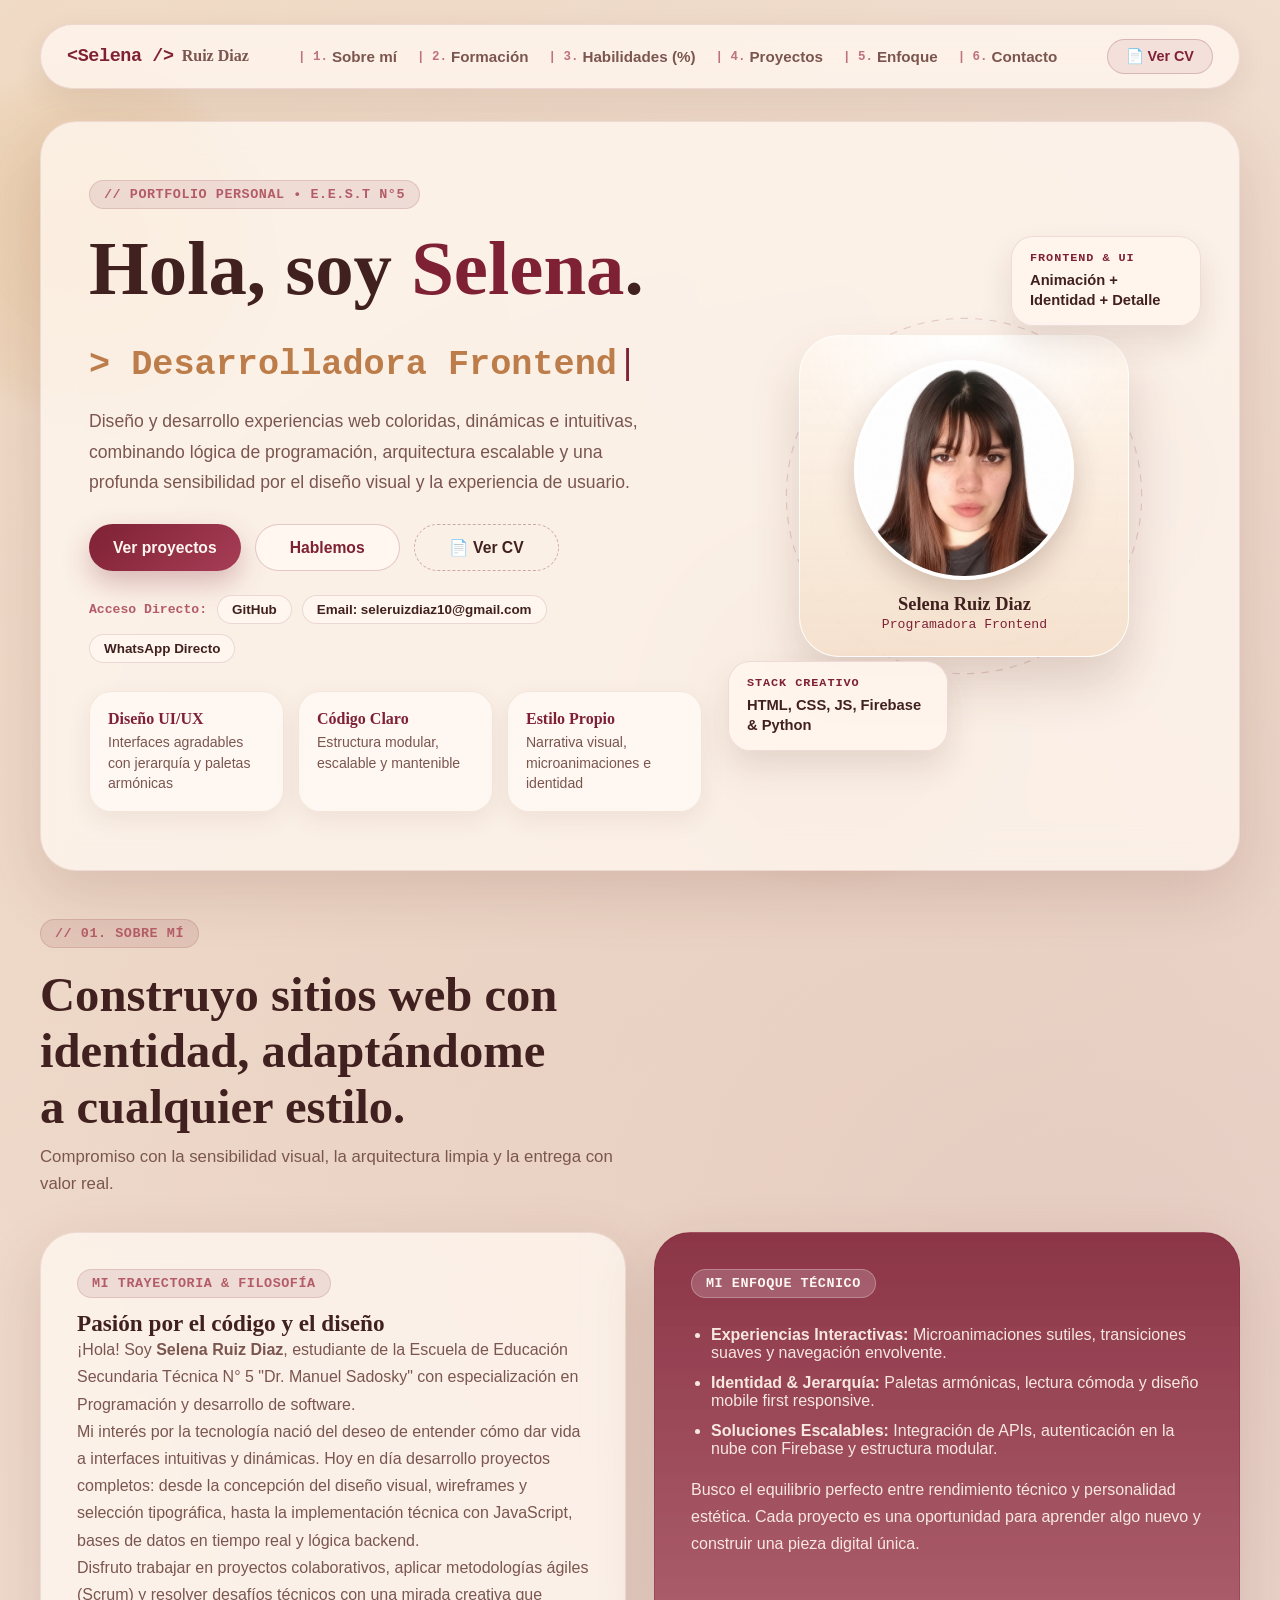
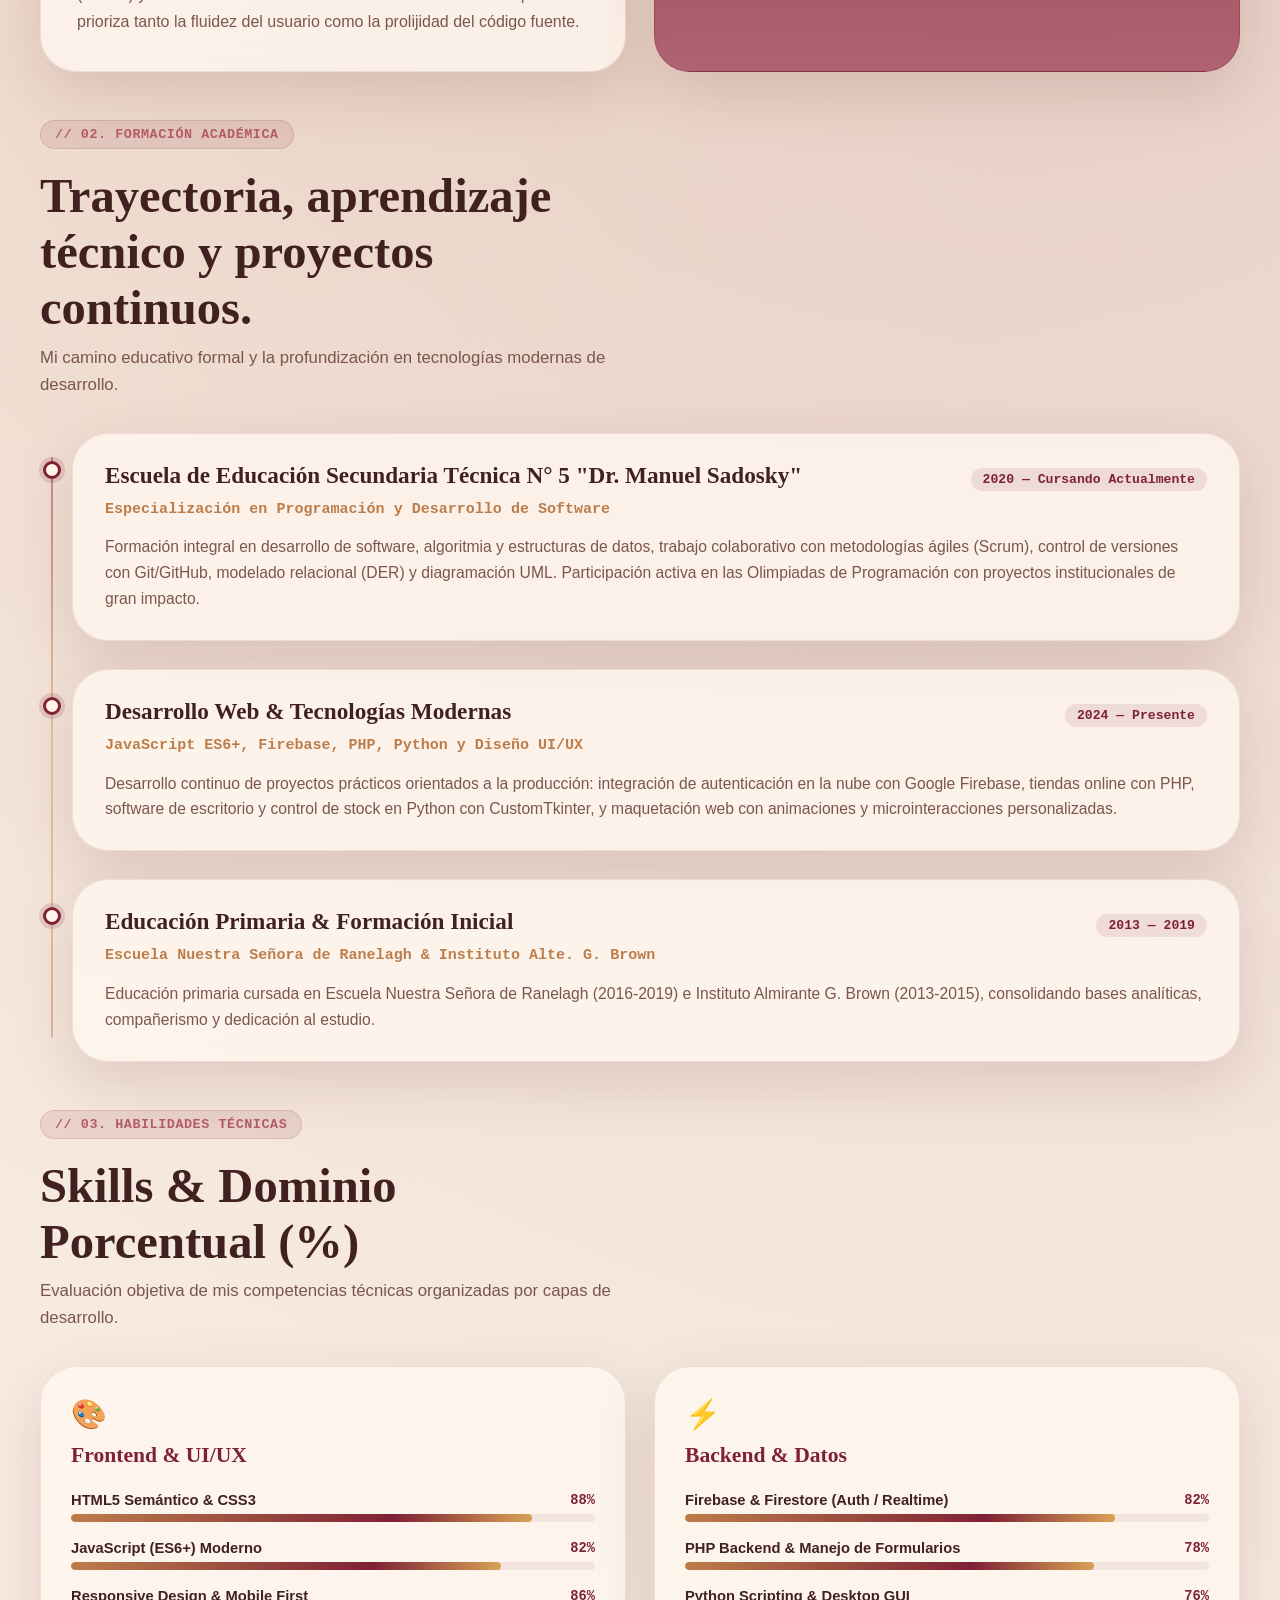
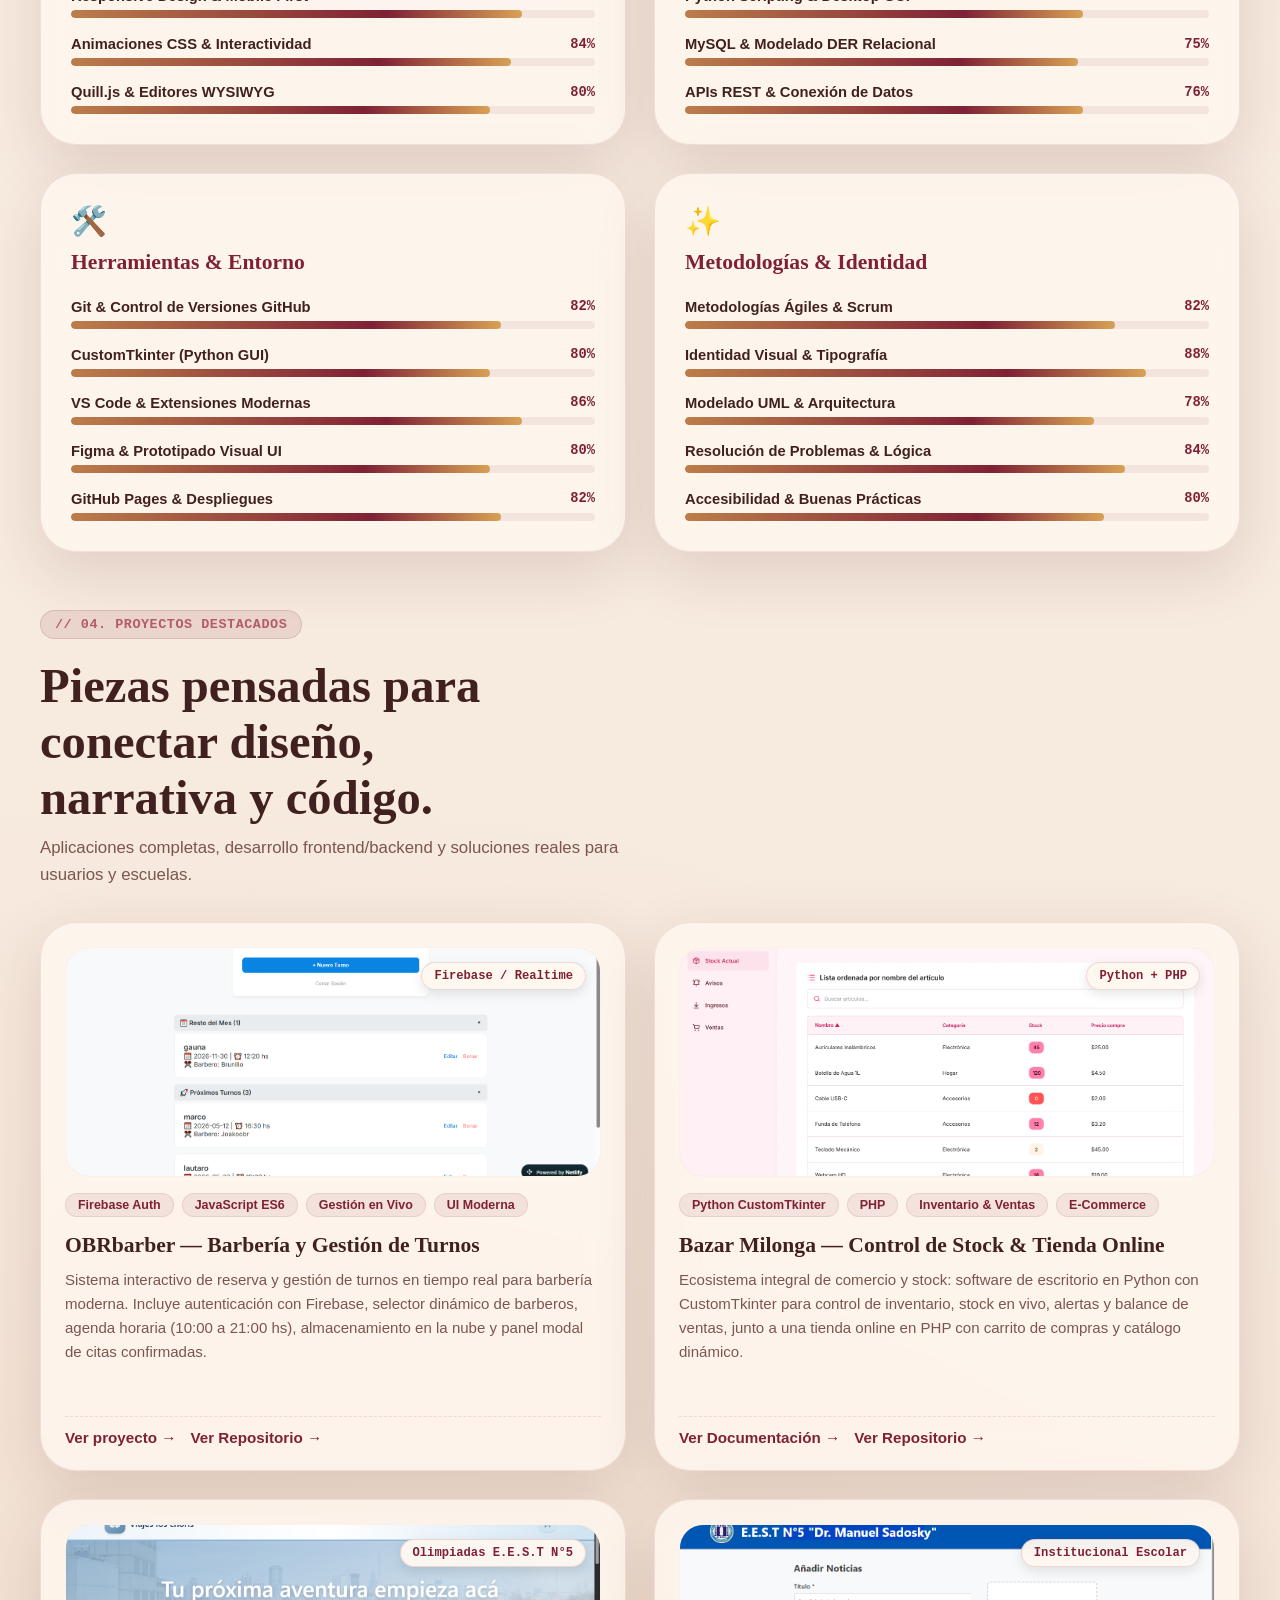
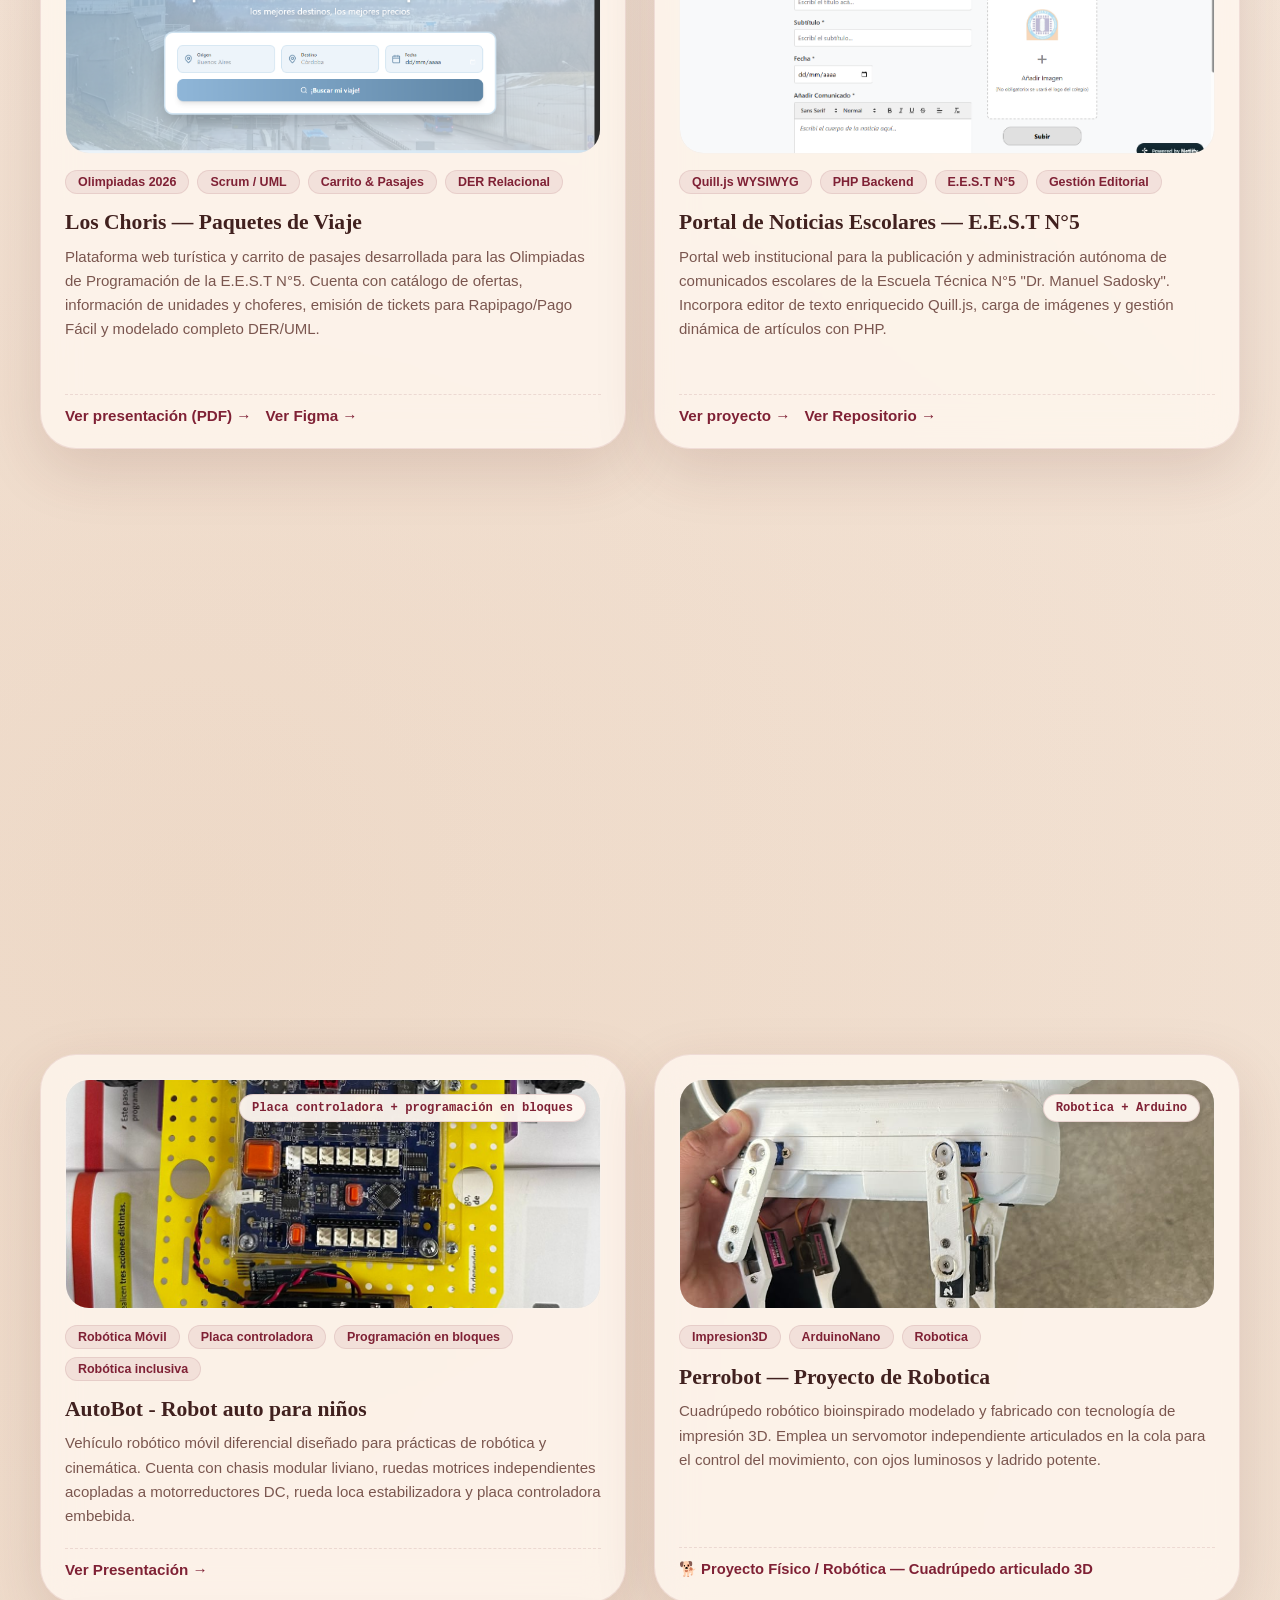
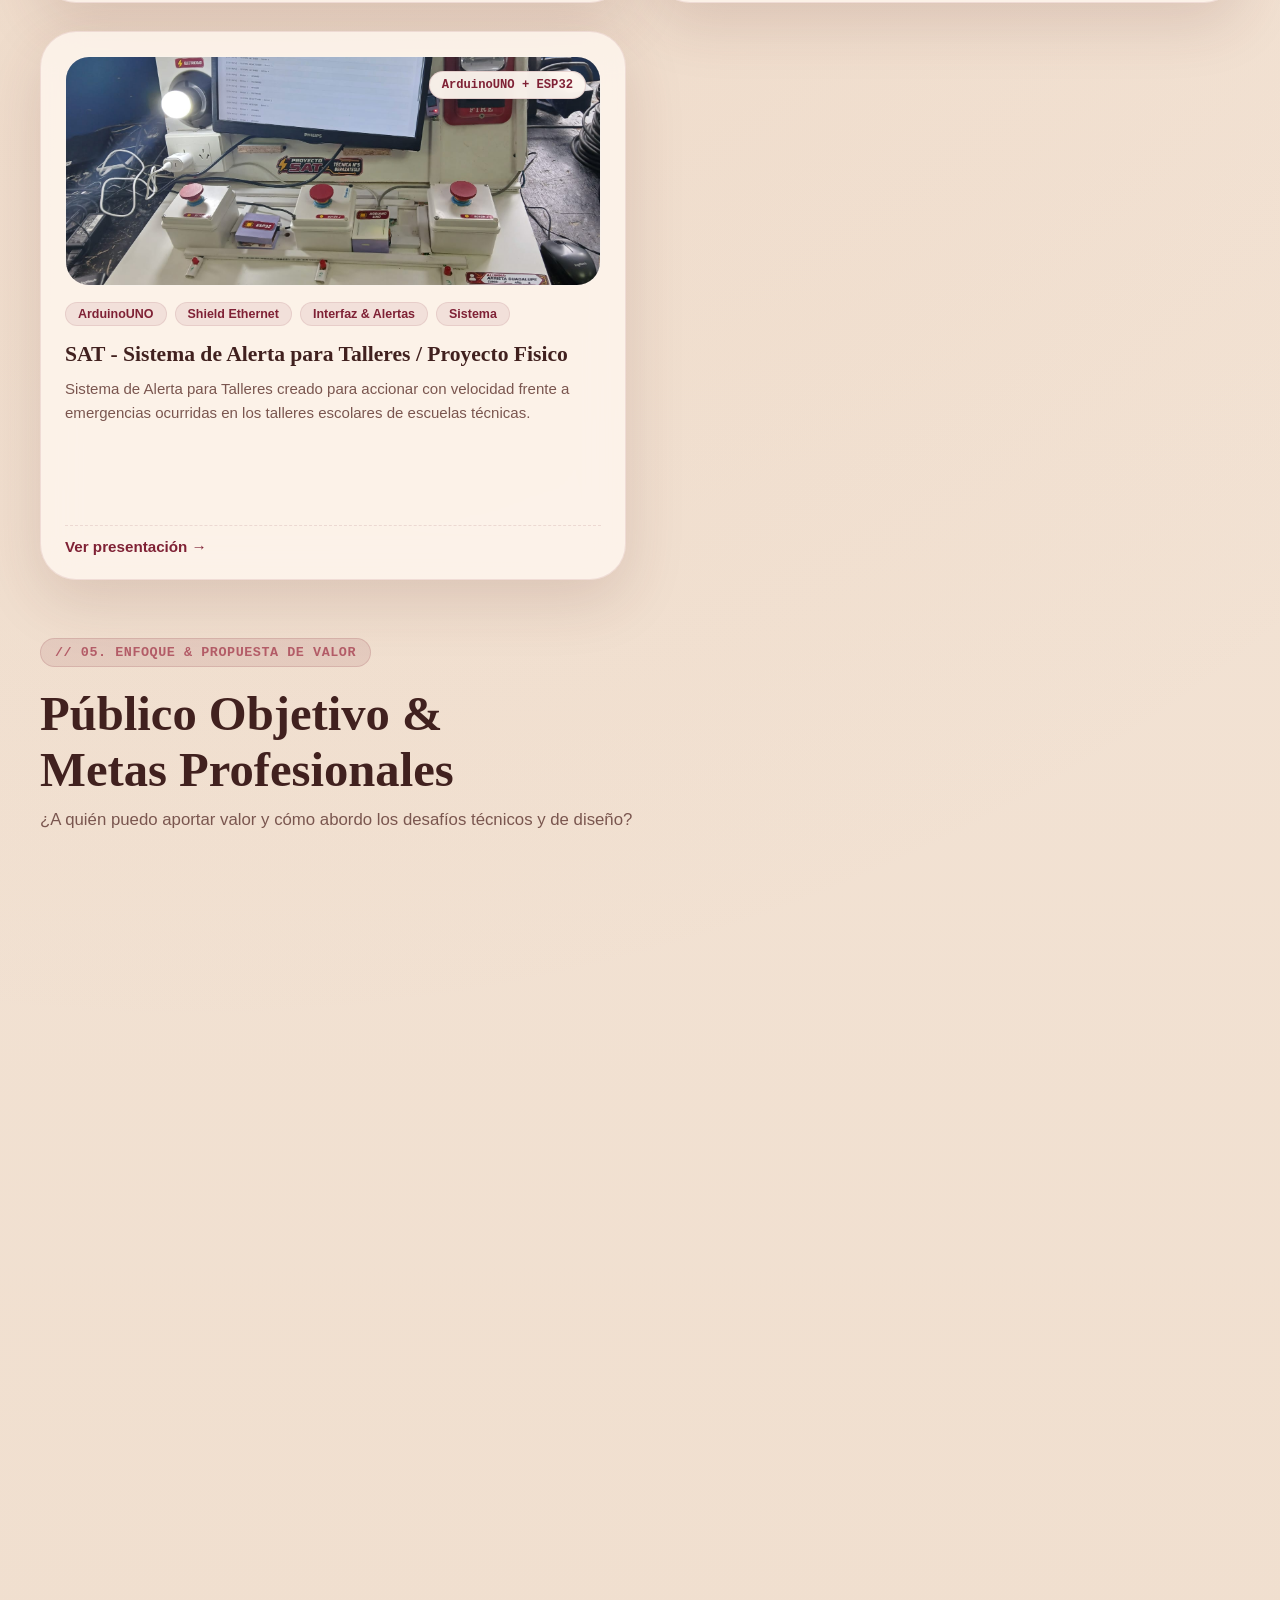
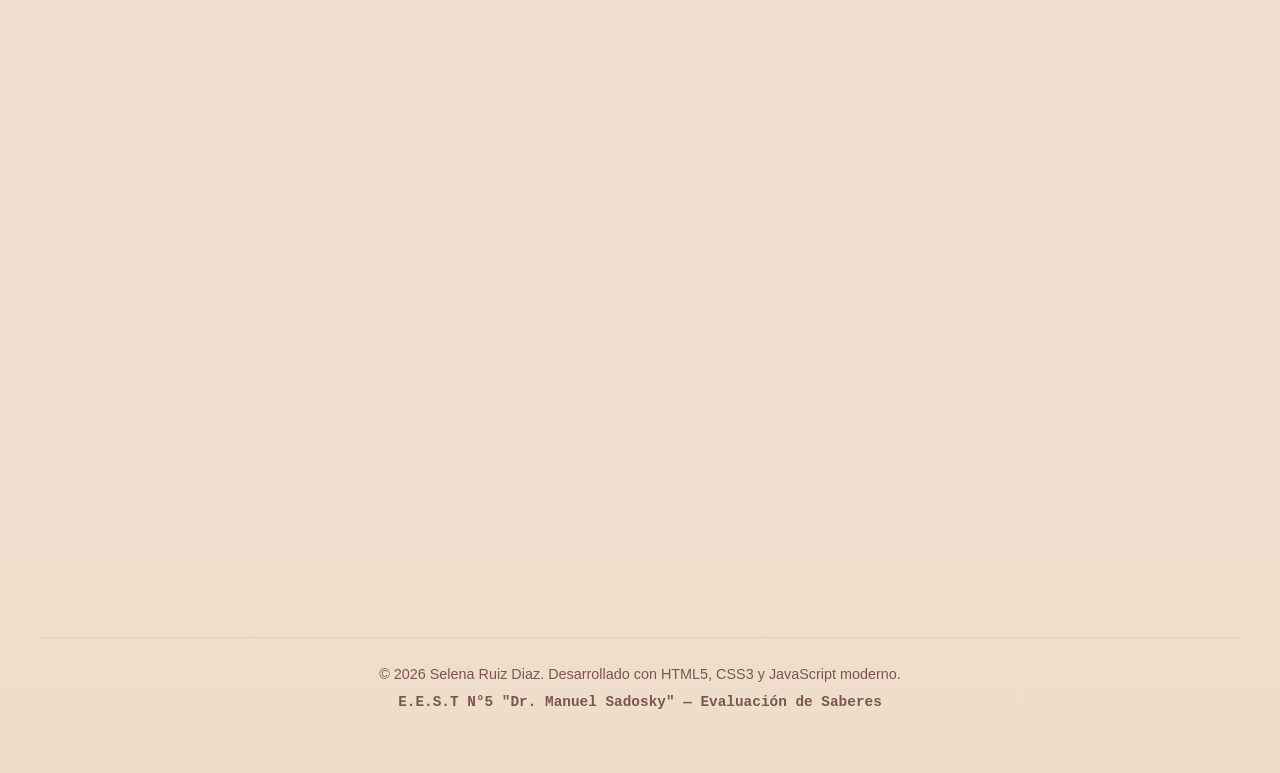
<file: mi portfolioo/index.html>
<!DOCTYPE html>
<html lang="es">
<head>
  <meta charset="UTF-8">
  <meta name="viewport" content="width=device-width, initial-scale=1.0">
  <title>&lt;Selena.dev /&gt; | Selena Ruiz Diaz — Programadora Frontend &amp; Software</title>
  
  <!-- Meta SEO -->
  <meta name="description" content="Portfolio interactivo y profesional de Selena Ruiz Diaz, estudiante de programación en E.E.S.T N°5 y desarrolladora Frontend. Proyectos reales, formación académica y habilidades técnicas.">
  <meta name="keywords" content="Selena Ruiz Diaz, Desarrolladora Frontend, Programadora, E.E.S.T N°5, JavaScript, Python, PHP, Firebase, Portfolio, Web Developer">
  <meta name="author" content="Selena Ruiz Diaz">

  <!-- OpenGraph -->
  <meta property="og:title" content="Selena Ruiz Diaz | Programadora Frontend">
  <meta property="og:description" content="Diseño y desarrollo de experiencias web interactivas con identidad visual, código modular y proyectos reales.">
  <meta property="og:type" content="website">

  <!-- Favicon SVG -->
  <link rel="icon" type="image/svg+xml" href="data:image/svg+xml,<svg xmlns='http://www.w3.org/2000/svg' viewBox='0 0 100 100'><text y='.9em' font-size='90'>🌸</text></svg>">

  <!-- Stylesheet -->
  <link rel="stylesheet" href="mi portfolio.css">
</head>
<body>
  <div class="page-shell">
    <!-- Ambient Background Blobs -->
    <div class="ambient ambient-one" data-parallax="0.14"></div>
    <div class="ambient ambient-two" data-parallax="0.22"></div>
    <div class="ambient ambient-three" data-parallax="0.1"></div>

    <!-- ==================== HEADER & NAVBAR ==================== -->
    <header class="topbar">
      <a class="brand" href="#inicio">
        <span class="brand-code">&lt;Selena /&gt;</span>
        <span class="brand-subtitle">Ruiz Diaz</span>
      </a>

      <nav class="nav" id="nav-links">
        <a href="#sobre-mi"><span class="nav-idx">| 1.</span> Sobre mí</a>
        <a href="#formacion"><span class="nav-idx">| 2.</span> Formación</a>
        <a href="#habilidades"><span class="nav-idx">| 3.</span> Habilidades (%)</a>
        <a href="#proyectos"><span class="nav-idx">| 4.</span> Proyectos</a>
        <a href="#enfoque"><span class="nav-idx">| 5.</span> Enfoque</a>
        <a href="#contacto"><span class="nav-idx">| 6.</span> Contacto</a>
      </nav>

      <div class="topbar-actions">
        <button type="button" class="btn-nav-cv open-cv-btn">📄 Ver CV</button>
        <button class="mobile-toggle" id="mobile-menu-btn" aria-label="Abrir Menú de navegación">
          <span></span><span></span><span></span>
        </button>
      </div>
    </header>

    <main>
      <!-- ==================== HERO SECTION ==================== -->
      <section class="hero panel reveal" id="inicio">
        <div class="hero-copy">
          <span class="eyebrow">// Portfolio Personal • E.E.S.T N°5</span>
          
          <h1 class="hero-title">
            Hola, soy <span class="text-accent">Selena</span>.<br>
            <span class="typing-wrapper">&gt; <span id="typing-text"></span><span class="cursor-blink">|</span></span>
          </h1>

          <p class="lead">
            Diseño y desarrollo experiencias web coloridas, dinámicas e intuitivas,
            combinando lógica de programación, arquitectura escalable y una profunda
            sensibilidad por el diseño visual y la experiencia de usuario.
          </p>

          <div class="hero-actions">
            <a class="btn btn-primary" href="#proyectos">Ver proyectos</a>
            <a class="btn btn-secondary" href="#contacto">Hablemos</a>
            <button type="button" class="btn btn-outline open-cv-btn">📄 Ver CV</button>
          </div>

          <!-- Quick Access Social Bar -->
          <div class="hero-social-bar">
            <span class="hero-social-label">Acceso Directo:</span>
            <a href="https://github.com/seleruizdiaz10-web" target="_blank" rel="noreferrer" class="social-pill" title="GitHub">
              <span>GitHub</span>
            </a>
            
            <button class="social-pill" id="copy-email-btn" data-email="seleruizdiaz10@gmail.com" title="Click para copiar Email">
              <span>Email: seleruizdiaz10@gmail.com</span>
            </button>
            <a href="https://wa.me/5491137554748" target="_blank" rel="noreferrer" class="social-pill" title="WhatsApp">
              <span>WhatsApp Directo</span>
            </a>
          </div>

          <!-- Hero Highlights -->
          <ul class="hero-stats">
            <li>
              <strong>Diseño UI/UX</strong>
              <span>Interfaces agradables con jerarquía y paletas armónicas</span>
            </li>
            <li>
              <strong>Código Claro</strong>
              <span>Estructura modular, escalable y mantenible</span>
            </li>
            <li>
              <strong>Estilo Propio</strong>
              <span>Narrativa visual, microanimaciones e identidad</span>
            </li>
          </ul>
        </div>

        <!-- Hero Visual Showcase -->
        <div class="hero-visual">
          <div class="portrait-card tilt-card" data-parallax="0.08">
            <!-- Nueva Foto de Selena -->
            <img src="foto_selena.jpg" alt="Foto de Selena Ruiz Diaz" class="portrait-circle tilt-card">
            <div class="portrait-nameplate">
              <strong>Selena Ruiz Diaz</strong>
              <span>Programadora Frontend</span>
            </div>
          </div>
          
          <div class="floating-card card-b tilt-card" data-parallax="0.12">
            <span>Frontend &amp; UI</span>
            <strong>Animación + Identidad + Detalle</strong>
          </div>

          <div class="floating-card card-c tilt-card" data-parallax="0.15">
            <span>Stack Creativo</span>
            <strong>HTML, CSS, JS, Firebase &amp; Python</strong>
          </div>
          
          <div class="portrait-glow"></div>
          <svg class="hero-orbit" viewBox="0 0 500 500" role="presentation">
            <path d="M106.5 250c0-79.2 64.3-143.5 143.5-143.5S393.5 170.8 393.5 250 329.2 393.5 250 393.5 106.5 329.2 106.5 250Z"></path>
            <path d="M54 250c0-108.2 87.8-196 196-196S446 141.8 446 250 358.2 446 250 446 54 358.2 54 250Z"></path>
          </svg>
        </div>
      </section>

      <!-- ==================== 01. SOBRE MÍ ==================== -->
      <section class="section-container" id="sobre-mi">
        <div class="section-head reveal">
          <span class="eyebrow">// 01. Sobre Mí</span>
          <h2>Construyo sitios web con identidad, adaptándome a cualquier estilo.</h2>
          <p class="section-subtitle">Compromiso con la sensibilidad visual, la arquitectura limpia y la entrega con valor real.</p>
        </div>

        <div class="story-grid">
          <article class="panel reveal">
            <span class="eyebrow">Mi Trayectoria &amp; Filosofía</span>
            <h3>Pasión por el código y el diseño</h3>
            <p>
              ¡Hola! Soy <strong>Selena Ruiz Diaz</strong>, estudiante de la Escuela de Educación Secundaria Técnica N° 5 "Dr. Manuel Sadosky" con especialización en Programación y desarrollo de software.
            </p>
            <p>
              Mi interés por la tecnología nació del deseo de entender cómo dar vida a interfaces intuitivas y dinámicas. Hoy en día desarrollo proyectos completos: desde la concepción del diseño visual, wireframes y selección tipográfica, hasta la implementación técnica con JavaScript, bases de datos en tiempo real y lógica backend.
            </p>
            <p>
              Disfruto trabajar en proyectos colaborativos, aplicar metodologías ágiles (Scrum) y resolver desafíos técnicos con una mirada creativa que prioriza tanto la fluidez del usuario como la prolijidad del código fuente.
            </p>
          </article>

          <article class="panel reveal accent-panel">
            <span class="eyebrow">Mi Enfoque Técnico</span>
            <ul class="feature-list">
              <li><strong>Experiencias Interactivas:</strong> Microanimaciones sutiles, transiciones suaves y navegación envolvente.</li>
              <li><strong>Identidad &amp; Jerarquía:</strong> Paletas armónicas, lectura cómoda y diseño mobile first responsive.</li>
              <li><strong>Soluciones Escalables:</strong> Integración de APIs, autenticación en la nube con Firebase y estructura modular.</li>
            </ul>
            <p style="margin-top: 18px;">
              Busco el equilibrio perfecto entre rendimiento técnico y personalidad estética. Cada proyecto es una oportunidad para aprender algo nuevo y construir una pieza digital única.
            </p>
          </article>
        </div>
      </section>

      <!-- ==================== 02. FORMACIÓN ACADÉMICA ==================== -->
      <section class="section-container" id="formacion">
        <div class="section-head reveal">
          <span class="eyebrow">// 02. Formación Académica</span>
          <h2>Trayectoria, aprendizaje técnico y proyectos continuos.</h2>
          <p class="section-subtitle">Mi camino educativo formal y la profundización en tecnologías modernas de desarrollo.</p>
        </div>

        <div class="timeline-tree">
          <!-- Item 1: Secundaria Técnica -->
          <div class="timeline-node reveal">
            <div class="timeline-dot"></div>
            <div class="timeline-card panel tilt-card">
              <div class="timeline-header">
                <h3>Escuela de Educación Secundaria Técnica N° 5 "Dr. Manuel Sadosky"</h3>
                <span class="timeline-badge">2020 — Cursando Actualmente</span>
              </div>
              <p class="timeline-subtitle">Especialización en Programación y Desarrollo de Software</p>
              <p class="timeline-text">
                Formación integral en desarrollo de software, algoritmia y estructuras de datos, trabajo colaborativo con metodologías ágiles (Scrum), control de versiones con Git/GitHub, modelado relacional (DER) y diagramación UML. Participación activa en las Olimpiadas de Programación con proyectos institucionales de gran impacto.
              </p>
            </div>
          </div>

          <!-- Item 2: Tecnologías Web Modernas -->
          <div class="timeline-node reveal">
            <div class="timeline-dot"></div>
            <div class="timeline-card panel tilt-card">
              <div class="timeline-header">
                <h3>Desarrollo Web &amp; Tecnologías Modernas</h3>
                <span class="timeline-badge">2024 — Presente</span>
              </div>
              <p class="timeline-subtitle">JavaScript ES6+, Firebase, PHP, Python y Diseño UI/UX</p>
              <p class="timeline-text">
                Desarrollo continuo de proyectos prácticos orientados a la producción: integración de autenticación en la nube con Google Firebase, tiendas online con PHP, software de escritorio y control de stock en Python con CustomTkinter, y maquetación web con animaciones y microinteracciones personalizadas.
              </p>
            </div>
          </div>

          <!-- Item 3: Educación Primaria -->
          <div class="timeline-node reveal">
            <div class="timeline-dot"></div>
            <div class="timeline-card panel tilt-card">
              <div class="timeline-header">
                <h3>Educación Primaria &amp; Formación Inicial</h3>
                <span class="timeline-badge">2013 — 2019</span>
              </div>
              <p class="timeline-subtitle">Escuela Nuestra Señora de Ranelagh &amp; Instituto Alte. G. Brown</p>
              <p class="timeline-text">
                Educación primaria cursada en Escuela Nuestra Señora de Ranelagh (2016-2019) e Instituto Almirante G. Brown (2013-2015), consolidando bases analíticas, compañerismo y dedicación al estudio.
              </p>
            </div>
          </div>
        </div>
      </section>

      <!-- ==================== 03. HABILIDADES TÉCNICAS (%) ==================== -->
      <section class="section-container" id="habilidades">
        <div class="section-head reveal">
          <span class="eyebrow">// 03. Habilidades Técnicas</span>
          <h2>Skills &amp; Dominio Porcentual (%)</h2>
          <p class="section-subtitle">Evaluación objetiva de mis competencias técnicas organizadas por capas de desarrollo.</p>
        </div>

        <div class="skills-grid">
          <!-- Card 1: Frontend -->
          <div class="skill-category-card panel tilt-card reveal">
            <div class="category-icon">🎨</div>
            <h3 class="category-title">Frontend &amp; UI/UX</h3>
            
            <div class="skill-row">
              <div class="skill-info">
                <span class="skill-name">HTML5 Semántico &amp; CSS3</span>
                <span class="skill-pct">88%</span>
              </div>
              <div class="skill-progress-track">
                <div class="skill-progress-bar" data-percent="88"></div>
              </div>
            </div>

            <div class="skill-row">
              <div class="skill-info">
                <span class="skill-name">JavaScript (ES6+) Moderno</span>
                <span class="skill-pct">82%</span>
              </div>
              <div class="skill-progress-track">
                <div class="skill-progress-bar" data-percent="82"></div>
              </div>
            </div>

            <div class="skill-row">
              <div class="skill-info">
                <span class="skill-name">Responsive Design &amp; Mobile First</span>
                <span class="skill-pct">86%</span>
              </div>
              <div class="skill-progress-track">
                <div class="skill-progress-bar" data-percent="86"></div>
              </div>
            </div>

            <div class="skill-row">
              <div class="skill-info">
                <span class="skill-name">Animaciones CSS &amp; Interactividad</span>
                <span class="skill-pct">84%</span>
              </div>
              <div class="skill-progress-track">
                <div class="skill-progress-bar" data-percent="84"></div>
              </div>
            </div>

            <div class="skill-row">
              <div class="skill-info">
                <span class="skill-name">Quill.js &amp; Editores WYSIWYG</span>
                <span class="skill-pct">80%</span>
              </div>
              <div class="skill-progress-track">
                <div class="skill-progress-bar" data-percent="80"></div>
              </div>
            </div>
          </div>

          <!-- Card 2: Backend & Cloud -->
          <div class="skill-category-card panel tilt-card reveal">
            <div class="category-icon">⚡</div>
            <h3 class="category-title">Backend &amp; Datos</h3>

            <div class="skill-row">
              <div class="skill-info">
                <span class="skill-name">Firebase &amp; Firestore (Auth / Realtime)</span>
                <span class="skill-pct">82%</span>
              </div>
              <div class="skill-progress-track">
                <div class="skill-progress-bar" data-percent="82"></div>
              </div>
            </div>

            <div class="skill-row">
              <div class="skill-info">
                <span class="skill-name">PHP Backend &amp; Manejo de Formularios</span>
                <span class="skill-pct">78%</span>
              </div>
              <div class="skill-progress-track">
                <div class="skill-progress-bar" data-percent="78"></div>
              </div>
            </div>

            <div class="skill-row">
              <div class="skill-info">
                <span class="skill-name">Python Scripting &amp; Desktop GUI</span>
                <span class="skill-pct">76%</span>
              </div>
              <div class="skill-progress-track">
                <div class="skill-progress-bar" data-percent="76"></div>
              </div>
            </div>

            <div class="skill-row">
              <div class="skill-info">
                <span class="skill-name">MySQL &amp; Modelado DER Relacional</span>
                <span class="skill-pct">75%</span>
              </div>
              <div class="skill-progress-track">
                <div class="skill-progress-bar" data-percent="75"></div>
              </div>
            </div>

            <div class="skill-row">
              <div class="skill-info">
                <span class="skill-name">APIs REST &amp; Conexión de Datos</span>
                <span class="skill-pct">76%</span>
              </div>
              <div class="skill-progress-track">
                <div class="skill-progress-bar" data-percent="76"></div>
              </div>
            </div>
          </div>

          <!-- Card 3: Herramientas & Entorno -->
          <div class="skill-category-card panel tilt-card reveal">
            <div class="category-icon">🛠️</div>
            <h3 class="category-title">Herramientas &amp; Entorno</h3>

            <div class="skill-row">
              <div class="skill-info">
                <span class="skill-name">Git &amp; Control de Versiones GitHub</span>
                <span class="skill-pct">82%</span>
              </div>
              <div class="skill-progress-track">
                <div class="skill-progress-bar" data-percent="82"></div>
              </div>
            </div>

            <div class="skill-row">
              <div class="skill-info">
                <span class="skill-name">CustomTkinter (Python GUI)</span>
                <span class="skill-pct">80%</span>
              </div>
              <div class="skill-progress-track">
                <div class="skill-progress-bar" data-percent="80"></div>
              </div>
            </div>

            <div class="skill-row">
              <div class="skill-info">
                <span class="skill-name">VS Code &amp; Extensiones Modernas</span>
                <span class="skill-pct">86%</span>
              </div>
              <div class="skill-progress-track">
                <div class="skill-progress-bar" data-percent="86"></div>
              </div>
            </div>

            <div class="skill-row">
              <div class="skill-info">
                <span class="skill-name">Figma &amp; Prototipado Visual UI</span>
                <span class="skill-pct">80%</span>
              </div>
              <div class="skill-progress-track">
                <div class="skill-progress-bar" data-percent="80"></div>
              </div>
            </div>

            <div class="skill-row">
              <div class="skill-info">
                <span class="skill-name">GitHub Pages &amp; Despliegues</span>
                <span class="skill-pct">82%</span>
              </div>
              <div class="skill-progress-track">
                <div class="skill-progress-bar" data-percent="82"></div>
              </div>
            </div>
          </div>

          <!-- Card 4: Metodologías & Trabajo -->
          <div class="skill-category-card panel tilt-card reveal">
            <div class="category-icon">✨</div>
            <h3 class="category-title">Metodologías &amp; Identidad</h3>

            <div class="skill-row">
              <div class="skill-info">
                <span class="skill-name">Metodologías Ágiles &amp; Scrum</span>
                <span class="skill-pct">82%</span>
              </div>
              <div class="skill-progress-track">
                <div class="skill-progress-bar" data-percent="82"></div>
              </div>
            </div>

            <div class="skill-row">
              <div class="skill-info">
                <span class="skill-name">Identidad Visual &amp; Tipografía</span>
                <span class="skill-pct">88%</span>
              </div>
              <div class="skill-progress-track">
                <div class="skill-progress-bar" data-percent="88"></div>
              </div>
            </div>

            <div class="skill-row">
              <div class="skill-info">
                <span class="skill-name">Modelado UML &amp; Arquitectura</span>
                <span class="skill-pct">78%</span>
              </div>
              <div class="skill-progress-track">
                <div class="skill-progress-bar" data-percent="78"></div>
              </div>
            </div>

            <div class="skill-row">
              <div class="skill-info">
                <span class="skill-name">Resolución de Problemas &amp; Lógica</span>
                <span class="skill-pct">84%</span>
              </div>
              <div class="skill-progress-track">
                <div class="skill-progress-bar" data-percent="84"></div>
              </div>
            </div>

            <div class="skill-row">
              <div class="skill-info">
                <span class="skill-name">Accesibilidad &amp; Buenas Prácticas</span>
                <span class="skill-pct">80%</span>
              </div>
              <div class="skill-progress-track">
                <div class="skill-progress-bar" data-percent="80"></div>
              </div>
            </div>
          </div>
        </div>
      </section>

      <!-- ==================== 04. PROYECTOS DESTACADOS ==================== -->
      <section class="projects section-container" id="proyectos">
        <div class="section-head reveal">
          <span class="eyebrow">// 04. Proyectos Destacados</span>
          <h2>Piezas pensadas para conectar diseño, narrativa y código.</h2>
          <p class="section-subtitle">Aplicaciones completas, desarrollo frontend/backend y soluciones reales para usuarios y escuelas.</p>
        </div>

        <div class="project-grid">
          <!-- Proyecto 1: OBRbarber -->
          <article class="project-card panel tilt-card reveal">
            <div class="project-visual">
              <img src="image.png" alt="OBRbarber - Barbería y Gestión de Turnos" class="project-img">
              <span class="project-badge-tag">Firebase / Realtime</span>
            </div>
            <div class="project-tags">
              <span class="project-tag">Firebase Auth</span>
              <span class="project-tag">JavaScript ES6</span>
              <span class="project-tag">Gestión en Vivo</span>
              <span class="project-tag">UI Moderna</span>
            </div>
            <h3>OBRbarber — Barbería y Gestión de Turnos</h3>
            <p>
              Sistema interactivo de reserva y gestión de turnos en tiempo real para barbería moderna. Incluye autenticación con Firebase, selector dinámico de barberos, agenda horaria (10:00 a 21:00 hs), almacenamiento en la nube y panel modal de citas confirmadas.
            </p>
            <div class="project-actions">
              <a href="https://dreamy-narwhal-175135.netlify.app" target="_blank" class="project-link-btn">Ver proyecto →</a>
              <a href="https://github.com/seleruizdiaz10-web/OBRbarber" target="_blank" class="project-link-btn">Ver Repositorio →</a>
            </div>
          </article>

          <!-- Proyecto 2: Bazar Milonga -->
          <article class="project-card panel tilt-card reveal">
            <div class="project-visual">
              <img src="bazar_stock.jpg" alt="Bazar Milonga - Control de Stock y E-commerce" class="project-img">
              <span class="project-badge-tag">Python + PHP</span>
            </div>
            <div class="project-tags">
              <span class="project-tag">Python CustomTkinter</span>
              <span class="project-tag">PHP</span>
              <span class="project-tag">Inventario &amp; Ventas</span>
              <span class="project-tag">E-Commerce</span>
            </div>
            <h3>Bazar Milonga — Control de Stock &amp; Tienda Online</h3>
            <p>
              Ecosistema integral de comercio y stock: software de escritorio en Python con CustomTkinter para control de inventario, stock en vivo, alertas y balance de ventas, junto a una tienda online en PHP con carrito de compras y catálogo dinámico.
            </p>
            <div class="project-actions">
              <a href="https://drive.google.com/drive/folders/1fVw6oZ65SURbC445U42iZZpFwvdtxb6B" target="_blank" class="project-link-btn">Ver Documentación →</a>
              <a href="https://github.com/gonzalezalan-23/Bazar-Milonga" target="_blank" class="project-link-btn">Ver Repositorio →</a>
            </div>
          </article>

          <!-- Proyecto 3: Los Choris - Paquetes de Viaje -->
          <article class="project-card panel tilt-card reveal">
            <div class="project-visual">
              <img src="choris_home_image1.png" alt="Los Choris - Venta de Paquetes de Viaje" class="project-img">
              <span class="project-badge-tag">Olimpiadas E.E.S.T N°5</span>
            </div>
            <div class="project-tags">
              <span class="project-tag">Olimpiadas 2026</span>
              <span class="project-tag">Scrum / UML</span>
              <span class="project-tag">Carrito &amp; Pasajes</span>
              <span class="project-tag">DER Relacional</span>
            </div>
            <h3>Los Choris — Paquetes de Viaje</h3>
            <p>
              Plataforma web turística y carrito de pasajes desarrollada para las Olimpiadas de Programación de la E.E.S.T N°5. Cuenta con catálogo de ofertas, información de unidades y choferes, emisión de tickets para Rapipago/Pago Fácil y modelado completo DER/UML.
            </p>
            <div class="project-actions">
              <a href="img proyectos/presentacion proyecto paquetes de viajes.pdf" target="_blank" class="project-link-btn">Ver presentación (PDF) →</a>
              <a href="https://swear-boat-14797878.figma.site/" target="_blank" class="project-link-btn">Ver Figma →</a>
            </div>
          </article>

          <!-- Proyecto 4: Portal de Noticias E.E.S.T N°5 -->
          <article class="project-card panel tilt-card reveal">
            <div class="project-visual">
              <img src="noticias.png" alt="Portal de Noticias - E.E.S.T N°5" class="project-img">
              <span class="project-badge-tag">Institucional Escolar</span>
            </div>
            <div class="project-tags">
              <span class="project-tag">Quill.js WYSIWYG</span>
              <span class="project-tag">PHP Backend</span>
              <span class="project-tag">E.E.S.T N°5</span>
              <span class="project-tag">Gestión Editorial</span>
            </div>
            <h3>Portal de Noticias Escolares — E.E.S.T N°5</h3>
            <p>
              Portal web institucional para la publicación y administración autónoma de comunicados escolares de la Escuela Técnica N°5 "Dr. Manuel Sadosky". Incorpora editor de texto enriquecido Quill.js, carga de imágenes y gestión dinámica de artículos con PHP.
            </p>
            <div class="project-actions">
              <a href="https://courageous-youtiao-54e40e.netlify.app/" target="_blank" class="project-link-btn">Ver proyecto →</a>
              <a href="https://github.com/seleruizdiaz10-web/Noticias-Escuela" target="_blank" class="project-link-btn">Ver Repositorio →</a>
            </div>
          </article>

          <!-- Proyecto 5: Lumen Academia Educativa -->
          <article class="project-card panel tilt-card reveal">
            <div class="project-visual">
              <img src="cursos.png" alt="CursosMi" class="project-img">
              <span class="project-badge-tag">Plataforma Académica</span>
            </div>
            <div class="project-tags">
              <span class="project-tag">Gestión Educativa</span>
              <span class="project-tag">Roles &amp; Alumnos</span>
              <span class="project-tag">Oficios &amp; Render Cloud</span>
              <span class="project-tag">Cursos</span>
            </div>
            <h3>CursosMi — Venta de Cursos</h3>
            <p>
              Plataforma de venta de cursos de formación y oficios. Cuenta con catálogo categorizado, visualizador interactivo de temarios, validación de certificados y registro de alumnos.
            </p>
            <div class="project-actions">
              <a href="https://cursosmi-vlj9.onrender.com/" target="_blank" class="project-link-btn">Ver portal →</a>
            </div>
          </article>

          <!-- Proyecto 6: Recorrido Berazategui -->
          <article class="project-card panel tilt-card reveal">
            <div class="project-visual">
              <img src="mapas.png" alt="Recorrido Berazategui - Puntos de interes" class="project-img">
              <span class="project-badge-tag">Turismo &amp; Geolocalización</span>
            </div>
            <div class="project-tags">
              <span class="project-tag">Diseño Web</span>
              <span class="project-tag">MapBox API</span>
              <span class="project-tag">Puntos de interés</span>
              <span class="project-tag">Responsive</span>
            </div>
            <h3>Recorrido Berazategui &amp; Puntos de Interés</h3>
            <p>
            Guía interactiva municipal y turística de Berazategui orientada a vecinos y visitantes. Preseta mapas interactivos, con Geolocalización, trazado de recorridos, frecuencias de transporte y datos históricos.
            </p>
            <div class="project-actions">
              <a href="https://sensational-conkies-9c3b6a.netlify.app/" target="_blank" class="project-link-btn">Ver Portal →</a>
              <a href="https://github.com/seleruizdiaz10-web/Mapa-Berazategui" target="_blank" class="project-link-btn">Ver Repositorio →</a>
            </div>
          </article>

          <!-- Proyecto 7: AutoBot -->
          <article class="project-card panel tilt-card reveal">
            <div class="project-visual">
              <img src="WhatsApp Image 2026-11-25 at 8.14.47 AM.jpeg" alt="AutoBot - Robot de un auto" class="project-img">
              <span class="project-badge-tag">Placa controladora + programación en bloques</span>
            </div>
            <div class="project-tags">
              <span class="project-tag">Robótica Móvil</span>
              <span class="project-tag">Placa controladora</span>
              <span class="project-tag">Programación en bloques</span>
              <span class="project-tag">Robótica inclusiva</span>
            </div>
            <h3>AutoBot - Robot auto para niños</h3>
            <p>
              Vehículo robótico móvil diferencial diseñado para prácticas de robótica y cinemática. Cuenta con chasis modular liviano, ruedas motrices independientes acopladas a motorreductores DC, rueda loca estabilizadora y placa controladora embebida.
            </p>
            <div class="project-actions">
              <a href="Presentación Proyecto de Robótica Moderno Gris.pdf" target="_blank" class="project-link-btn">Ver Presentación →</a>
            </div>
          </article>
          
          <!-- Proyecto 8: PerroBot -->
          <article class="project-card panel tilt-card reveal">
            <div class="project-visual">
              <img src="WhatsApp Image 2026-11-25 at 8.06.17 PM.jpeg" alt="PerroBot - Robot interactivo" class="project-img">
              <span class="project-badge-tag">Robotica + Arduino</span>
            </div>
            <div class="project-tags">
              <span class="project-tag">Impresion3D</span>
              <span class="project-tag">ArduinoNano</span>
              <span class="project-tag">Robotica</span>
            </div>
            <h3>Perrobot — Proyecto de Robotica</h3>
            <p>
              Cuadrúpedo robótico bioinspirado modelado y fabricado con tecnología de impresión 3D. Emplea un servomotor independiente articulados en la cola para el control del movimiento, con ojos luminosos y ladrido potente.
            </p>
            <div class="project-actions">
              <span class="project-action-note">🐕 Proyecto Físico / Robótica — Cuadrúpedo articulado 3D</span>
            </div>
          </article>
          
          <!-- Proyecto 9: SAT -->
          <article class="project-card panel tilt-card reveal">
            <div class="project-visual">
              <img src="WhatsApp Image 2026-11-25 at 8.25.25 AM.jpeg" alt="SAT - Sistema de Alerta para Talleres" class="project-img">
              <span class="project-badge-tag">ArduinoUNO + ESP32</span>
            </div>
            <div class="project-tags">
              <span class="project-tag">ArduinoUNO</span>
              <span class="project-tag">Shield Ethernet</span>
              <span class="project-tag">Interfaz &amp; Alertas</span>
              <span class="project-tag">Sistema</span>
            </div>
            <h3>SAT - Sistema de Alerta para Talleres / Proyecto Fisico</h3>
            <p>
              Sistema de Alerta para Talleres creado para accionar con velocidad frente a emergencias ocurridas en los talleres escolares de escuelas técnicas.
            </p>
            <div class="project-actions">
              <a href="SAAT_Presentacion_BlancoRojo.pptx" target="_blank" class="project-link-btn">Ver presentación →</a>
            </div>
          </article>
        </div>
      </section>
          


      <!-- ==================== 05. ENFOQUE & PROPUESTA DE VALOR ==================== -->
      <section class="section-container" id="enfoque">
        <div class="section-head reveal">
          <span class="eyebrow">// 05. Enfoque &amp; Propuesta de Valor</span>
          <h2>Público Objetivo &amp; Metas Profesionales</h2>
          <p class="section-subtitle">¿A quién puedo aportar valor y cómo abordo los desafíos técnicos y de diseño?</p>
        </div>

        <div class="target-grid">
          <!-- Target 1: Emprendimientos -->
          <div class="target-card panel tilt-card reveal">
            <div class="target-icon">✨</div>
            <h3 class="target-title">Emprendimientos &amp; Marcas Personales</h3>
            <p class="target-desc">
              Diseño de sitios web atractivos con identidad visual propia, presencia digital moderna y experiencia fluida que destaque frente a la competencia y conecte con los clientes.
            </p>
          </div>

          <!-- Target 2: Comercios -->
          <div class="target-card panel tilt-card reveal">
            <div class="target-icon">🏪</div>
            <h3 class="target-title">Comercios &amp; Negocios Locales</h3>
            <p class="target-desc">
              Sistemas a medida para digitalizar operaciones: software de control de stock, agendas y reservas online de turnos, y tiendas e-commerce que optimicen los tiempos del negocio.
            </p>
          </div>

          <!-- Target 3: Equipos Técnicos -->
          <div class="target-card panel tilt-card reveal">
            <div class="target-icon">🚀</div>
            <h3 class="target-title">Equipos de Desarrollo &amp; Tech Leads</h3>
            <p class="target-desc">
              Integración proactiva: dominio estricto de Git, trabajo en equipo con metodologías ágiles (Scrum), atención rigurosa a la accesibilidad y pasión por aprender nuevas tecnologías.
            </p>
          </div>
        </div>

        <!-- Professional Goal Milestone Box -->
        <div class="goal-milestone-box panel reveal">
          <div>
            <h3 class="goal-milestone-title">🎯 Objetivo Profesional &amp; Compromiso Técnico</h3>
            <p class="goal-milestone-desc">
              Mi objetivo es seguir potenciando mis habilidades como programadora frontend y de software, construyendo soluciones accesibles, intuitivas y con una estética que inspire confianza y genere un impacto positivo en los usuarios y organizaciones.
            </p>
          </div>
          <div class="milestone-badge">
            E.E.S.T N°5 • Berazategui
          </div>
        </div>
      </section>

      <!-- ==================== 06. CONTACTO MULTICANAL & FORMULARIO ==================== -->
      <section class="contact-section panel reveal" id="contacto">
        <div class="contact-header-block">
          <span class="eyebrow">// 06. Contacto</span>
          <h2>Si buscas una presencia web con identidad, estoy lista para crearla.</h2>
          <p class="lead">
            Respuestas rápidas para proyectos freelance, colaboraciones institucionales o propuestas laborales. Elige el canal que te sea más cómodo.
          </p>

          <div class="contact-channels-list">
            <!-- WhatsApp -->
            <a href="https://wa.me/5491137554748" target="_blank" rel="noreferrer" class="channel-btn-card">
              <span class="channel-icon">💬</span>
              <div>
                <span class="channel-name">WhatsApp Directo</span>
                <span class="channel-hint">Conversemos directamente</span>
              </div>
            </a>

          
            <!-- GitHub -->
            <a href="https://github.com/seleruizdiaz10-web" target="_blank" rel="noreferrer" class="channel-btn-card">
              <span class="channel-icon">🐙</span>
              <div>
                <span class="channel-name">GitHub</span>
                <span class="channel-hint">Repositorios y proyectos</span>
              </div>
            </a>

            <!-- Email Directo -->
            <button class="channel-btn-card" id="copy-email-btn-2" data-email="seleruizdiaz10@gmail.com">
              <span class="channel-icon">📧</span>
              <div>
                <span class="channel-name">Email</span>
                <span class="channel-hint">seleruizdiaz10@gmail.com (Copiar)</span>
              </div>
            </button>
          </div>

          <!-- CV Promo Box -->
          <div class="cv-promo-box">
            <div>
              <h4>¿Necesitas mi Curriculum Vitae?</h4>
              <p>Disponible para consultas laborales, pasantías y equipos de desarrollo.</p>
            </div>
            <button type="button" class="btn btn-primary open-cv-btn" style="white-space: nowrap;">
              📄 Ver CV
            </button>
          </div>
        </div>

        <!-- Contact Form Box -->
        <div class="contact-form-box">
          <h3>Enviar un Mensaje Directo</h3>
          <p class="form-desc">Completa el formulario y responderé a la brevedad.</p>

          <form id="contact-form">
            <div class="form-group">
              <label for="form-name" class="form-label">&gt; Tu Nombre o Empresa *</label>
              <input type="text" id="form-name" class="form-input" placeholder="Ej: Valentina Gómez / Innova Tech" required>
            </div>

            <div class="form-group">
              <label for="form-email" class="form-label">&gt; Correo Electrónico *</label>
              <input type="email" id="form-email" class="form-input" placeholder="ejemplo@correo.com" required>
            </div>

            <div class="form-group">
              <label for="form-service" class="form-label">&gt; Tipo de Oportunidad</label>
              <select id="form-service" class="form-select">
                <option value="frontend">Desarrollo Web Frontend / UI</option>
                <option value="system">Sistema de Gestión / Turnos / Stock</option>
                <option value="hiring">Pasantía / Oportunidad Laboral</option>
                <option value="consultancy">Diseño &amp; Identidad Web</option>
                <option value="other">Otro asunto</option>
              </select>
            </div>

            <div class="form-group">
              <label for="form-message" class="form-label">&gt; Mensaje o Requerimientos *</label>
              <textarea id="form-message" class="form-textarea" placeholder="Cuéntame sobre tu idea, objetivos o propuesta..." required></textarea>
            </div>


            <!-- Botón enviar por WhatsApp -->
            <button type="submit" id="whatsapp-quick-btn" class="btn btn-primary btn-submit">
              💬 Enviar mensaje por WhatsApp
            </button>

            <div id="form-success-msg" class="form-success-banner">
              ✓ Se abrió WhatsApp con tu mensaje listo para enviar. ¡Muchas gracias por contactarme!
            </div>
          </form>
        </div>
      </section>
    </main>

    <!-- Footer -->
    <footer class="footer">
      <div class="footer-inner">
        <p>© 2026 Selena Ruiz Diaz. Desarrollado con HTML5, CSS3 y JavaScript moderno.</p>
        <p class="footer-school">E.E.S.T N°5 "Dr. Manuel Sadosky" — Evaluación de Saberes</p>
      </div>
    </footer>
  </div>

  <!-- ==================== CV MODAL ==================== -->
  <div class="modal-overlay" id="cv-modal">
    <div class="modal-box modal-box-cv">
      <div class="modal-header">
        <div class="modal-title-row">
          <span class="modal-title-icon">📄</span>
          <span class="modal-title-text">Curriculum Vitae — Selena Ruiz Diaz</span>
        </div>
        <button class="modal-close-btn" id="cv-modal-close" title="Cerrar ventana (ESC)">&times;</button>
      </div>
      
      <div class="modal-body cv-modal-body">
        <div class="cv-sheet">
          <div class="cv-sheet-header">
            <h2 class="cv-sheet-name">Selena Ruiz Diaz</h2>
            <p class="cv-sheet-profession">Programadora Frontend &amp; Desarrolladora de Software</p>
            <p class="cv-sheet-contact">
              <strong>Email:</strong> seleruizdiaz10@gmail.com |
              <strong>GitHub:</strong> <a href="https://github.com/seleruizdiaz10-web" target="_blank" rel="noreferrer">github.com/seleruizdiaz10-web</a> |
              <strong>Localidad:</strong> Berazategui, Buenos Aires
            </p>
          </div>

          <div class="cv-sheet-section">
            <h4 class="cv-sheet-title">Perfil Profesional</h4>
            <p class="cv-sheet-summary">
              Estudiante de la Escuela de Educación Secundaria Técnica N° 5 "Dr. Manuel Sadosky" con especialización en Programación y Desarrollo de Software. Cuento con experiencia práctica en el desarrollo de aplicaciones web dinámicas, sistemas de gestión, tiendas online y proyectos de robótica educativa. Me destaco por combinar sensibilidad visual y diseño UI/UX con código modular y arquitectura escalable, trabajando con metodologías ágiles (Scrum) y control de versiones. Busco integrarme a un equipo o proyecto donde pueda seguir creciendo y aportando valor.
            </p>
          </div>

          <div class="cv-sheet-section">
            <h4 class="cv-sheet-title">Datos Personales</h4>
            <ul class="cv-sheet-bullets">
              <li><strong>Localidad:</strong> Berazategui, Buenos Aires, Argentina</li>
              <li><strong>Institución actual:</strong> E.E.S.T N° 5 "Dr. Manuel Sadosky" (Programación)</li>
              <li><strong>Disponibilidad:</strong> Pasantías, proyectos freelance y equipos de desarrollo</li>
            </ul>
          </div>

          <div class="cv-sheet-section">
            <h4 class="cv-sheet-title">Formación Académica</h4>
            <div class="cv-sheet-entry">
              <p class="cv-sheet-role">Tecnicatura en Programación y Desarrollo de Software</p>
              <p class="cv-sheet-meta">Escuela de Educación Secundaria Técnica N° 5 "Dr. Manuel Sadosky" – Berazategui | 2020 – Actualidad</p>
            </div>
            <div class="cv-sheet-entry">
              <p class="cv-sheet-role">Desarrollo Web &amp; Tecnologías Modernas (Formación Práctica)</p>
              <p class="cv-sheet-meta">JavaScript ES6+, Firebase, PHP, Python y Diseño UI/UX | 2024 – Presente</p>
            </div>
            <div class="cv-sheet-entry">
              <p class="cv-sheet-role">Educación Primaria</p>
              <p class="cv-sheet-meta">Escuela Nuestra Señora de Ranelagh (2016 – 2019) &amp; Instituto Almirante G. Brown (2013 – 2015)</p>
            </div>
          </div>

          <div class="cv-sheet-section">
            <h4 class="cv-sheet-title">Experiencia y Proyectos</h4>

            <div class="cv-sheet-entry">
              <p class="cv-sheet-role">Desarrolladora Full Stack — OBRbarber (Barbería y Gestión de Turnos)</p>
              <p class="cv-sheet-meta">Proyecto Web en Tiempo Real | Firebase, JavaScript ES6+, HTML5 &amp; CSS3</p>
              <ul class="cv-sheet-bullets">
                <li>Desarrollo de sistema interactivo de reserva y gestión de turnos en vivo (10:00 a 21:00 hs).</li>
                <li>Implementación de autenticación con Firebase, almacenamiento en la nube y panel modal de citas confirmadas.</li>
                <li>Diseño de interfaz moderna con selector dinámico de barberos.</li>
              </ul>
            </div>

            <div class="cv-sheet-entry">
              <p class="cv-sheet-role">Desarrolladora Desktop &amp; Web — Bazar Milonga (Control de Stock y E-Commerce)</p>
              <p class="cv-sheet-meta">Ecosistema Integral | Python (CustomTkinter) &amp; PHP</p>
              <ul class="cv-sheet-bullets">
                <li>Creación de aplicación de escritorio en Python con CustomTkinter para control de inventario, alertas y balance de ventas.</li>
                <li>Desarrollo de tienda online en PHP con catálogo dinámico y carrito de compras.</li>
              </ul>
            </div>

            <div class="cv-sheet-entry">
              <p class="cv-sheet-role">Desarrolladora Frontend &amp; Analista — Los Choris (Paquetes de Viaje)</p>
              <p class="cv-sheet-meta">Olimpiadas de Programación E.E.S.T N° 5 | 2026 | Scrum, UML &amp; DER Relacional</p>
              <ul class="cv-sheet-bullets">
                <li>Desarrollo de plataforma turística con carrito de pasajes, catálogo de ofertas e información de unidades y choferes.</li>
                <li>Emisión de tickets para Rapipago/Pago Fácil y modelado completo DER/UML bajo metodología Scrum.</li>
              </ul>
            </div>

            <div class="cv-sheet-entry">
              <p class="cv-sheet-role">Desarrolladora Web — Portales Institucionales, Educativos y Turísticos</p>
              <p class="cv-sheet-meta">Portal de Noticias E.E.S.T N° 5, CursosMi &amp; Recorrido Berazategui | PHP, Quill.js &amp; MapBox API</p>
              <ul class="cv-sheet-bullets">
                <li>Portal escolar con editor enriquecido Quill.js, carga de imágenes y gestión dinámica de artículos en PHP.</li>
                <li>Plataforma de venta de cursos (CursosMi) con validación de certificados y guía municipal interactiva con MapBox API y geolocalización.</li>
              </ul>
            </div>

            <div class="cv-sheet-entry">
              <p class="cv-sheet-role">Desarrolladora de Robótica y Sistemas Físicos — AutoBot, PerroBot &amp; SAT</p>
              <p class="cv-sheet-meta">Proyectos Físicos E.E.S.T N° 5 | Arduino UNO / Nano, ESP32 &amp; Impresión 3D</p>
              <ul class="cv-sheet-bullets">
                <li>Diseño de vehículo robótico diferencial (AutoBot) y cuadrúpedo articulado impreso en 3D (PerroBot).</li>
                <li>Creación del Sistema de Alerta para Talleres (SAT) con Arduino UNO, Shield Ethernet y ESP32 para emergencias escolares.</li>
              </ul>
            </div>
          </div>

          <div class="cv-sheet-section">
            <h4 class="cv-sheet-title">Habilidades</h4>
            <div class="cv-sheet-skills-grid">
              <ul class="cv-sheet-bullets">
                <li>HTML5 Semántico, CSS3 y Diseño Responsive (Mobile First)</li>
                <li>JavaScript (ES6+), PHP y Python (CustomTkinter)</li>
                <li>Firebase (Auth / Firestore) y MySQL (Modelado DER / UML)</li>
                <li>Git, GitHub, GitHub Pages, VS Code y Figma</li>
              </ul>
              <ul class="cv-sheet-bullets">
                <li>Diseño UI/UX, identidad visual y animaciones CSS</li>
                <li>Integración de APIs REST, Quill.js y MapBox API</li>
                <li>Robótica educativa y hardware (Arduino, ESP32)</li>
                <li>Metodologías ágiles (Scrum), trabajo en equipo y resolución de problemas</li>
              </ul>
            </div>
          </div>
        </div>

        <div class="cv-modal-actions">
          <a href="cv.html" target="_blank" class="btn btn-secondary">
            ↗ Abrir CV completo
          </a>
          <button type="button" class="btn btn-primary" onclick="window.print()">
            🖨️ Imprimir / Guardar en PDF
          </button>
          <button type="button" class="btn btn-outline" onclick="window.PortfolioApp.closeCvModal()">
            Cerrar
          </button>
        </div>
      </div>
    </div>
  </div>

  <!-- Toast Notification -->
  <div id="portfolio-toast" class="portfolio-toast"></div>

  <!-- Scripts -->
  <script src="mi portfolio.js"></script>
</body>
</html>
</file>
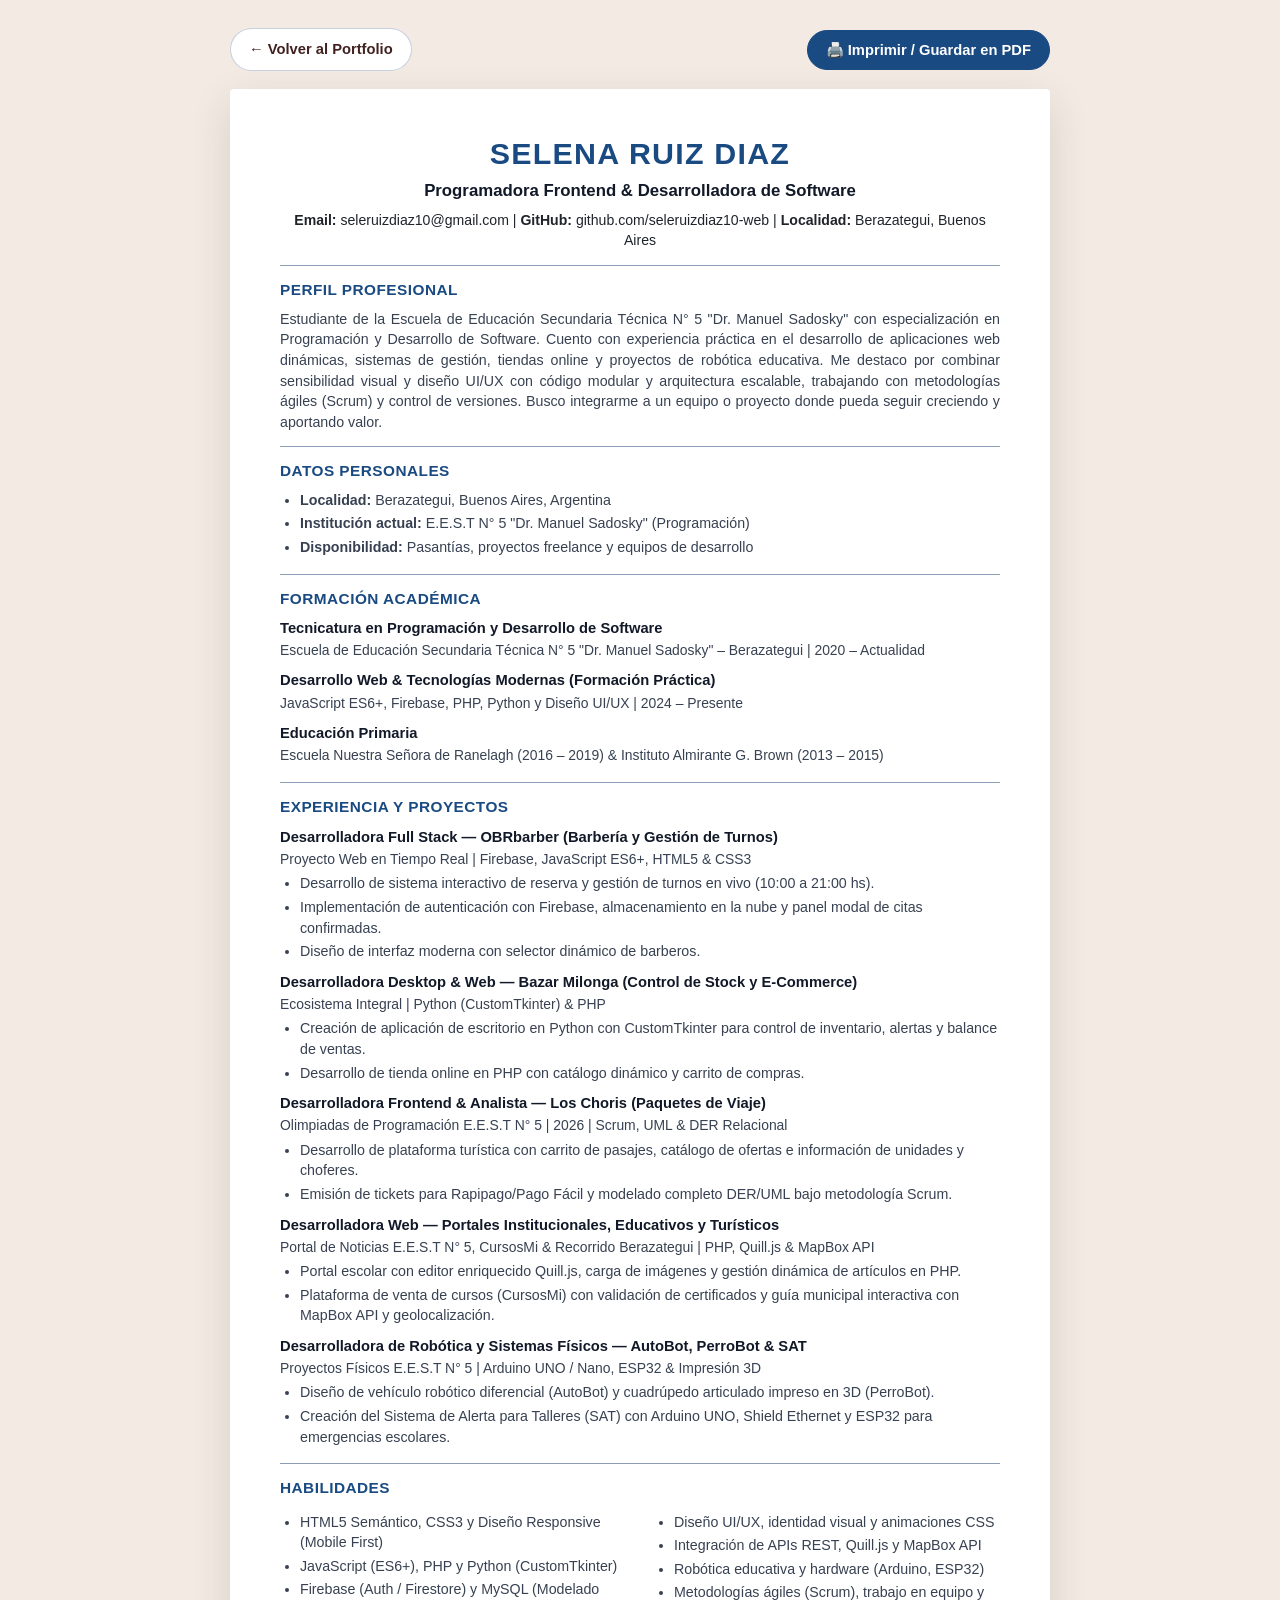
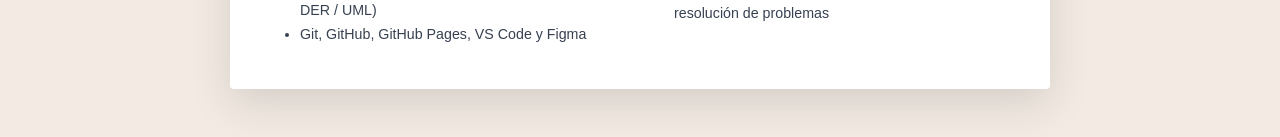
<file: mi portfolioo/cv.html>
<!DOCTYPE html>
<html lang="es">
<head>
  <meta charset="UTF-8">
  <meta name="viewport" content="width=device-width, initial-scale=1.0">
  <title>CV — Selena Ruiz Diaz | Programadora Frontend &amp; Software</title>
  <link rel="icon" type="image/svg+xml" href="data:image/svg+xml,<svg xmlns='http://www.w3.org/2000/svg' viewBox='0 0 100 100'><text y='.9em' font-size='90'>📄</text></svg>">
  <style>
    :root {
      --cv-blue: #1a4a82;
      --cv-text: #1f242b;
      --cv-muted: #374151;
      --cv-line: #8c9db5;
      --page-bg: #f3ebe3;
    }

    * {
      box-sizing: border-box;
    }

    body {
      margin: 0;
      padding: 28px 16px 48px;
      background: var(--page-bg);
      color: var(--cv-text);
      font-family: "Segoe UI", Arial, Helvetica, sans-serif;
      line-height: 1.45;
    }

    .cv-toolbar {
      max-width: 820px;
      margin: 0 auto 18px;
      display: flex;
      justify-content: space-between;
      align-items: center;
      gap: 12px;
      flex-wrap: wrap;
    }

    .toolbar-btn {
      display: inline-flex;
      align-items: center;
      gap: 8px;
      padding: 10px 18px;
      border-radius: 999px;
      font-family: inherit;
      font-size: 0.92rem;
      font-weight: 600;
      text-decoration: none;
      cursor: pointer;
      border: 1px solid rgba(26, 74, 130, 0.25);
      transition: transform 150ms ease, box-shadow 150ms ease, background 150ms ease;
    }

    .toolbar-btn:hover {
      transform: translateY(-2px);
      box-shadow: 0 6px 16px rgba(0, 0, 0, 0.1);
    }

    .toolbar-btn-back {
      background: #ffffff;
      color: #41211f;
    }

    .toolbar-btn-print {
      background: var(--cv-blue);
      color: #ffffff;
      border-color: var(--cv-blue);
    }

    .cv-page {
      max-width: 820px;
      margin: 0 auto;
      background: #ffffff;
      padding: 42px 50px;
      box-shadow: 0 14px 40px rgba(31, 36, 43, 0.14);
      border-radius: 4px;
    }

    .cv-header {
      text-align: center;
      padding-bottom: 14px;
      border-bottom: 1.5px solid var(--cv-line);
    }

    .cv-name {
      margin: 0;
      font-size: 1.9rem;
      font-weight: 800;
      letter-spacing: 0.04em;
      color: var(--cv-blue);
      text-transform: uppercase;
    }

    .cv-profession {
      margin: 4px 0 6px;
      font-size: 1.05rem;
      font-weight: 700;
      color: #111827;
    }

    .cv-contact-line {
      margin: 0;
      font-size: 0.88rem;
      color: var(--cv-text);
    }

    .cv-contact-line a {
      color: inherit;
      text-decoration: none;
    }

    .cv-contact-line a:hover {
      text-decoration: underline;
    }

    .cv-section {
      padding: 13px 0;
      border-bottom: 1.5px solid var(--cv-line);
    }

    .cv-section:last-child {
      border-bottom: none;
      padding-bottom: 0;
    }

    .cv-section-title {
      margin: 0 0 8px;
      font-size: 0.96rem;
      font-weight: 800;
      letter-spacing: 0.03em;
      color: var(--cv-blue);
      text-transform: uppercase;
    }

    .cv-summary {
      margin: 0;
      font-size: 0.89rem;
      color: var(--cv-muted);
      text-align: justify;
    }

    .cv-bullets {
      margin: 4px 0 0;
      padding-left: 20px;
      font-size: 0.89rem;
      color: var(--cv-muted);
    }

    .cv-bullets li {
      margin-bottom: 3px;
    }

    .cv-entry {
      margin-bottom: 10px;
    }

    .cv-entry:last-child {
      margin-bottom: 0;
    }

    .cv-entry-role {
      margin: 0;
      font-size: 0.92rem;
      font-weight: 700;
      color: #111827;
    }

    .cv-entry-meta {
      margin: 1px 0 4px;
      font-size: 0.87rem;
      color: var(--cv-muted);
    }

    .cv-skills-grid {
      display: grid;
      grid-template-columns: repeat(2, minmax(0, 1fr));
      gap: 4px 28px;
    }

    @media (max-width: 680px) {
      .cv-page {
        padding: 28px 22px;
      }
      .cv-skills-grid {
        grid-template-columns: 1fr;
      }
    }

    @media print {
      @page {
        size: A4;
        margin: 12mm 14mm;
      }

      body {
        padding: 0;
        background: #ffffff;
      }

      .cv-toolbar {
        display: none !important;
      }

      .cv-page {
        max-width: 100%;
        padding: 0;
        box-shadow: none;
        border-radius: 0;
      }
    }
  </style>
</head>
<body>
  <div class="cv-toolbar no-print">
    <a href="index.html" class="toolbar-btn toolbar-btn-back">← Volver al Portfolio</a>
    <button type="button" class="toolbar-btn toolbar-btn-print" onclick="window.print()">🖨️ Imprimir / Guardar en PDF</button>
  </div>

  <main class="cv-page">
    <header class="cv-header">
      <h1 class="cv-name">Selena Ruiz Diaz</h1>
      <p class="cv-profession">Programadora Frontend &amp; Desarrolladora de Software</p>
      <p class="cv-contact-line">
        <strong>Email:</strong> <a href="mailto:seleruizdiaz10@gmail.com">seleruizdiaz10@gmail.com</a> |
        <strong>GitHub:</strong> <a href="https://github.com/seleruizdiaz10-web" target="_blank" rel="noreferrer">github.com/seleruizdiaz10-web</a> |
        <strong>Localidad:</strong> Berazategui, Buenos Aires
      </p>
    </header>

    <section class="cv-section">
      <h2 class="cv-section-title">Perfil Profesional</h2>
      <p class="cv-summary">
        Estudiante de la Escuela de Educación Secundaria Técnica N° 5 "Dr. Manuel Sadosky" con especialización en Programación y Desarrollo de Software. Cuento con experiencia práctica en el desarrollo de aplicaciones web dinámicas, sistemas de gestión, tiendas online y proyectos de robótica educativa. Me destaco por combinar sensibilidad visual y diseño UI/UX con código modular y arquitectura escalable, trabajando con metodologías ágiles (Scrum) y control de versiones. Busco integrarme a un equipo o proyecto donde pueda seguir creciendo y aportando valor.
      </p>
    </section>

    <section class="cv-section">
      <h2 class="cv-section-title">Datos Personales</h2>
      <ul class="cv-bullets">
        <li><strong>Localidad:</strong> Berazategui, Buenos Aires, Argentina</li>
        <li><strong>Institución actual:</strong> E.E.S.T N° 5 "Dr. Manuel Sadosky" (Programación)</li>
        <li><strong>Disponibilidad:</strong> Pasantías, proyectos freelance y equipos de desarrollo</li>
      </ul>
    </section>

    <section class="cv-section">
      <h2 class="cv-section-title">Formación Académica</h2>
      <div class="cv-entry">
        <p class="cv-entry-role">Tecnicatura en Programación y Desarrollo de Software</p>
        <p class="cv-entry-meta">Escuela de Educación Secundaria Técnica N° 5 "Dr. Manuel Sadosky" – Berazategui | 2020 – Actualidad</p>
      </div>
      <div class="cv-entry">
        <p class="cv-entry-role">Desarrollo Web &amp; Tecnologías Modernas (Formación Práctica)</p>
        <p class="cv-entry-meta">JavaScript ES6+, Firebase, PHP, Python y Diseño UI/UX | 2024 – Presente</p>
      </div>
      <div class="cv-entry">
        <p class="cv-entry-role">Educación Primaria</p>
        <p class="cv-entry-meta">Escuela Nuestra Señora de Ranelagh (2016 – 2019) &amp; Instituto Almirante G. Brown (2013 – 2015)</p>
      </div>
    </section>

    <section class="cv-section">
      <h2 class="cv-section-title">Experiencia y Proyectos</h2>

      <div class="cv-entry">
        <p class="cv-entry-role">Desarrolladora Full Stack — OBRbarber (Barbería y Gestión de Turnos)</p>
        <p class="cv-entry-meta">Proyecto Web en Tiempo Real | Firebase, JavaScript ES6+, HTML5 &amp; CSS3</p>
        <ul class="cv-bullets">
          <li>Desarrollo de sistema interactivo de reserva y gestión de turnos en vivo (10:00 a 21:00 hs).</li>
          <li>Implementación de autenticación con Firebase, almacenamiento en la nube y panel modal de citas confirmadas.</li>
          <li>Diseño de interfaz moderna con selector dinámico de barberos.</li>
        </ul>
      </div>

      <div class="cv-entry">
        <p class="cv-entry-role">Desarrolladora Desktop &amp; Web — Bazar Milonga (Control de Stock y E-Commerce)</p>
        <p class="cv-entry-meta">Ecosistema Integral | Python (CustomTkinter) &amp; PHP</p>
        <ul class="cv-bullets">
          <li>Creación de aplicación de escritorio en Python con CustomTkinter para control de inventario, alertas y balance de ventas.</li>
          <li>Desarrollo de tienda online en PHP con catálogo dinámico y carrito de compras.</li>
        </ul>
      </div>

      <div class="cv-entry">
        <p class="cv-entry-role">Desarrolladora Frontend &amp; Analista — Los Choris (Paquetes de Viaje)</p>
        <p class="cv-entry-meta">Olimpiadas de Programación E.E.S.T N° 5 | 2026 | Scrum, UML &amp; DER Relacional</p>
        <ul class="cv-bullets">
          <li>Desarrollo de plataforma turística con carrito de pasajes, catálogo de ofertas e información de unidades y choferes.</li>
          <li>Emisión de tickets para Rapipago/Pago Fácil y modelado completo DER/UML bajo metodología Scrum.</li>
        </ul>
      </div>

      <div class="cv-entry">
        <p class="cv-entry-role">Desarrolladora Web — Portales Institucionales, Educativos y Turísticos</p>
        <p class="cv-entry-meta">Portal de Noticias E.E.S.T N° 5, CursosMi &amp; Recorrido Berazategui | PHP, Quill.js &amp; MapBox API</p>
        <ul class="cv-bullets">
          <li>Portal escolar con editor enriquecido Quill.js, carga de imágenes y gestión dinámica de artículos en PHP.</li>
          <li>Plataforma de venta de cursos (CursosMi) con validación de certificados y guía municipal interactiva con MapBox API y geolocalización.</li>
        </ul>
      </div>

      <div class="cv-entry">
        <p class="cv-entry-role">Desarrolladora de Robótica y Sistemas Físicos — AutoBot, PerroBot &amp; SAT</p>
        <p class="cv-entry-meta">Proyectos Físicos E.E.S.T N° 5 | Arduino UNO / Nano, ESP32 &amp; Impresión 3D</p>
        <ul class="cv-bullets">
          <li>Diseño de vehículo robótico diferencial (AutoBot) y cuadrúpedo articulado impreso en 3D (PerroBot).</li>
          <li>Creación del Sistema de Alerta para Talleres (SAT) con Arduino UNO, Shield Ethernet y ESP32 para emergencias escolares.</li>
        </ul>
      </div>
    </section>

    <section class="cv-section">
      <h2 class="cv-section-title">Habilidades</h2>
      <div class="cv-skills-grid">
        <ul class="cv-bullets">
          <li>HTML5 Semántico, CSS3 y Diseño Responsive (Mobile First)</li>
          <li>JavaScript (ES6+), PHP y Python (CustomTkinter)</li>
          <li>Firebase (Auth / Firestore) y MySQL (Modelado DER / UML)</li>
          <li>Git, GitHub, GitHub Pages, VS Code y Figma</li>
        </ul>
        <ul class="cv-bullets">
          <li>Diseño UI/UX, identidad visual y animaciones CSS</li>
          <li>Integración de APIs REST, Quill.js y MapBox API</li>
          <li>Robótica educativa y hardware (Arduino, ESP32)</li>
          <li>Metodologías ágiles (Scrum), trabajo en equipo y resolución de problemas</li>
        </ul>
      </div>
    </section>
  </main>
</body>
</html>
</file>
<file: mi portfolioo/mi portfolio.css>
:root {
  --bg: #f7eadf;
  --bg-soft: #f2dfcf;
  --paper: rgba(255, 248, 240, 0.78);
  --paper-strong: rgba(255, 245, 237, 0.94);
  --text: #41211f;
  --muted: #7a564f;
  --accent: #7f2135;
  --accent-soft: #b35c67;
  --leaf: #bc7d4a;
  --gold: #d8a155;
  --gold-soft: #ebd09e;
  --shadow: 0 20px 60px rgba(95, 40, 33, 0.15);
  --shadow-sm: 0 8px 24px rgba(95, 40, 33, 0.08);
  --shadow-hover: 0 26px 50px rgba(95, 40, 33, 0.22);
  --radius-xl: 36px;
  --radius-lg: 26px;
  --radius-md: 18px;
  --radius-sm: 12px;
  --max-width: 1200px;
  --font-serif: "Palatino Linotype", Georgia, "Times New Roman", serif;
  --font-sans: "Segoe UI", "Trebuchet MS", -apple-system, BlinkMacSystemFont, sans-serif;
  --font-mono: "Consolas", "Courier New", monospace;
}

* {
  box-sizing: border-box;
}

html {
  scroll-behavior: smooth;
}

body {
  margin: 0;
  font-family: var(--font-sans);
  color: var(--text);
  background:
    radial-gradient(circle at top left, rgba(216, 161, 85, 0.22), transparent 32%),
    radial-gradient(circle at 85% 15%, rgba(127, 33, 53, 0.14), transparent 26%),
    radial-gradient(circle at 15% 65%, rgba(188, 125, 74, 0.12), transparent 30%),
    linear-gradient(180deg, #f9efe8 0%, var(--bg) 45%, #efddcc 100%);
  overflow-x: hidden;
}

body::before {
  content: "";
  position: fixed;
  inset: 0;
  background-image:
    linear-gradient(rgba(255, 255, 255, 0.08) 1px, transparent 1px),
    linear-gradient(90deg, rgba(255, 255, 255, 0.08) 1px, transparent 1px);
  background-size: 42px 42px;
  mask-image: radial-gradient(circle at center, black 45%, transparent 92%);
  pointer-events: none;
  opacity: 0.35;
  z-index: 0;
}

a {
  color: inherit;
  text-decoration: none;
}

/* Page Container Shell */
.page-shell {
  position: relative;
  min-height: 100vh;
  padding: 24px;
  isolation: isolate;
}

/* Ambient Floating Blobs */
.ambient {
  position: fixed;
  border-radius: 50%;
  filter: blur(8px);
  opacity: 0.55;
  pointer-events: none;
  transform: translate3d(0, 0, 0);
  z-index: 0;
}

.ambient-one {
  width: 340px;
  height: 340px;
  top: 8%;
  left: -80px;
  background: radial-gradient(circle, rgba(216, 161, 85, 0.45), rgba(216, 161, 85, 0.02));
}

.ambient-two {
  width: 300px;
  height: 300px;
  right: 5%;
  top: 36%;
  background: radial-gradient(circle, rgba(127, 33, 53, 0.22), rgba(127, 33, 53, 0.02));
}

.ambient-three {
  width: 380px;
  height: 380px;
  left: 50%;
  bottom: 2%;
  background: radial-gradient(circle, rgba(188, 125, 74, 0.2), rgba(188, 125, 74, 0.02));
}

/* Glassmorphism Panel */
.panel {
  background: var(--paper);
  backdrop-filter: blur(18px);
  -webkit-backdrop-filter: blur(18px);
  border-radius: var(--radius-xl);
  border: 1px solid rgba(127, 33, 53, 0.1);
  box-shadow: var(--shadow);
}

/* ==================== HEADER & TOPBAR ==================== */
.topbar {
  position: sticky;
  top: 18px;
  max-width: var(--max-width);
  margin: 0 auto 32px;
  display: flex;
  align-items: center;
  justify-content: space-between;
  gap: 20px;
  padding: 14px 26px;
  background: rgba(255, 246, 238, 0.82);
  backdrop-filter: blur(16px);
  -webkit-backdrop-filter: blur(16px);
  border: 1px solid rgba(127, 33, 53, 0.12);
  border-radius: 999px;
  box-shadow: 0 10px 30px rgba(83, 39, 28, 0.09);
  z-index: 100;
}

.brand {
  display: flex;
  align-items: baseline;
  gap: 8px;
}

.brand-code {
  font-family: var(--font-mono);
  font-size: 1.15rem;
  font-weight: 700;
  color: var(--accent);
  letter-spacing: -0.02em;
}

.brand-subtitle {
  font-family: var(--font-serif);
  font-size: 1rem;
  font-weight: 600;
  color: var(--muted);
}

.nav {
  display: flex;
  align-items: center;
  flex-wrap: wrap;
  gap: 20px;
  color: var(--muted);
  font-size: 0.95rem;
  font-weight: 600;
}

.nav a {
  display: inline-flex;
  align-items: center;
  gap: 4px;
  transition: color 180ms ease, transform 180ms ease;
}

.nav a:hover {
  color: var(--accent);
  transform: translateY(-2px);
}

.nav-idx {
  font-family: var(--font-mono);
  font-size: 0.78rem;
  color: var(--accent-soft);
  opacity: 0.85;
}

.topbar-actions {
  display: flex;
  align-items: center;
  gap: 12px;
}

.btn-nav-cv {
  display: inline-flex;
  align-items: center;
  gap: 6px;
  padding: 8px 18px;
  border-radius: 999px;
  border: 1px solid rgba(127, 33, 53, 0.22);
  background: rgba(127, 33, 53, 0.08);
  color: var(--accent);
  font-family: var(--font-sans);
  font-size: 0.9rem;
  font-weight: 700;
  cursor: pointer;
  transition: all 200ms ease;
}

.btn-nav-cv:hover {
  background: var(--accent);
  color: #fff6f0;
  transform: translateY(-2px);
  box-shadow: 0 6px 16px rgba(127, 33, 53, 0.2);
}

.mobile-toggle {
  display: none;
  flex-direction: column;
  justify-content: space-between;
  width: 28px;
  height: 20px;
  background: transparent;
  border: none;
  cursor: pointer;
  padding: 0;
}

.mobile-toggle span {
  width: 100%;
  height: 2.5px;
  background-color: var(--accent);
  border-radius: 4px;
  transition: transform 0.25s ease, opacity 0.25s ease;
}

.mobile-toggle.open span:nth-child(1) {
  transform: translateY(8.5px) rotate(45deg);
}

.mobile-toggle.open span:nth-child(2) {
  opacity: 0;
}

.mobile-toggle.open span:nth-child(3) {
  transform: translateY(-8.5px) rotate(-45deg);
}

/* ==================== MAIN & SECTIONS ==================== */
main {
  max-width: var(--max-width);
  margin: 0 auto;
  display: grid;
  gap: 48px;
  position: relative;
  z-index: 1;
}

.section-container {
  display: grid;
  gap: 28px;
}

.section-head {
  display: grid;
  gap: 8px;
  margin-bottom: 6px;
}

.section-subtitle {
  font-size: 1.05rem;
  color: var(--muted);
  max-width: 65ch;
  line-height: 1.6;
}

/* Typography Headings */
h1, h2, h3, h4 {
  margin: 0;
  font-family: var(--font-serif);
  color: var(--text);
  line-height: 1.15;
}

h1 {
  font-size: clamp(2.8rem, 6vw, 5.2rem);
  font-weight: 700;
  line-height: 1.05;
}

h2 {
  font-size: clamp(1.9rem, 3.8vw, 3.2rem);
  font-weight: 700;
  max-width: 22ch;
}

h3 {
  font-size: 1.45rem;
}

h4 {
  font-size: 1.15rem;
}

p {
  margin: 0;
  line-height: 1.7;
  color: var(--muted);
}

.lead {
  max-width: 58ch;
  margin-top: 16px;
  font-size: 1.1rem;
  line-height: 1.75;
}

.text-accent {
  color: var(--accent);
}

/* Eyebrow Label Tag */
.eyebrow {
  display: inline-block;
  width: fit-content;
  margin-bottom: 12px;
  padding: 6px 14px;
  border-radius: 999px;
  background: rgba(127, 33, 53, 0.1);
  color: var(--accent-soft);
  font-family: var(--font-mono);
  font-size: 0.84rem;
  font-weight: 700;
  letter-spacing: 0.04em;
  text-transform: uppercase;
  border: 1px solid rgba(127, 33, 53, 0.14);
}

/* ==================== BUTTONS ==================== */
.btn {
  display: inline-flex;
  align-items: center;
  justify-content: center;
  gap: 8px;
  min-width: 145px;
  padding: 13px 24px;
  border-radius: 999px;
  font-family: var(--font-sans);
  font-size: 0.98rem;
  font-weight: 700;
  cursor: pointer;
  border: none;
  transition: transform 180ms ease, box-shadow 180ms ease, background 180ms ease;
  text-decoration: none;
}

.btn:hover {
  transform: translateY(-3px);
}

.btn-primary {
  background: linear-gradient(135deg, var(--accent) 0%, #a63d56 100%);
  color: #fff6f0;
  box-shadow: 0 12px 28px rgba(127, 33, 53, 0.28);
}

.btn-primary:hover {
  box-shadow: 0 16px 34px rgba(127, 33, 53, 0.38);
  color: #fff;
}

.btn-secondary {
  border: 1px solid rgba(127, 33, 53, 0.22);
  background: rgba(255, 248, 241, 0.88);
  color: var(--accent);
}

.btn-secondary:hover {
  background: rgba(255, 243, 233, 1);
  box-shadow: 0 8px 20px rgba(95, 40, 33, 0.12);
}

.btn-outline {
  background: transparent;
  border: 1px dashed rgba(127, 33, 53, 0.35);
  color: var(--text);
}

.btn-outline:hover {
  background: rgba(127, 33, 53, 0.06);
  border-color: var(--accent);
  color: var(--accent);
}

/* ==================== HERO SECTION ==================== */
.hero {
  display: grid;
  grid-template-columns: 1.15fr 0.85fr;
  align-items: center;
  gap: 36px;
  min-height: calc(100vh - 150px);
  padding: 48px;
}

.hero-title {
  margin-top: 8px;
}

/* Typing Animation Effect */
.typing-wrapper {
  display: inline-block;
  font-family: var(--font-mono);
  font-size: clamp(1.4rem, 3.2vw, 2.2rem);
  font-weight: 600;
  color: var(--leaf);
  margin-top: 6px;
}

.cursor-blink {
  display: inline-block;
  color: var(--accent);
  animation: cursorBlink 1s infinite;
  font-weight: 300;
}

@keyframes cursorBlink {
  0%, 100% { opacity: 1; }
  50% { opacity: 0; }
}

.hero-actions {
  display: flex;
  flex-wrap: wrap;
  gap: 14px;
  margin: 26px 0 24px;
}

/* Hero Social Bar */
.hero-social-bar {
  display: flex;
  flex-wrap: wrap;
  align-items: center;
  gap: 10px;
  margin-bottom: 28px;
}

.hero-social-label {
  font-family: var(--font-mono);
  font-size: 0.82rem;
  font-weight: 700;
  color: var(--accent-soft);
}

.social-pill {
  display: inline-flex;
  align-items: center;
  gap: 6px;
  padding: 6px 14px;
  border-radius: 999px;
  background: rgba(255, 248, 241, 0.85);
  border: 1px solid rgba(127, 33, 53, 0.15);
  color: var(--text);
  font-family: var(--font-sans);
  font-size: 0.84rem;
  font-weight: 600;
  cursor: pointer;
  transition: all 180ms ease;
  text-decoration: none;
}

.social-pill:hover {
  background: var(--accent);
  color: #fff6f0;
  transform: translateY(-2px);
  box-shadow: 0 4px 12px rgba(127, 33, 53, 0.2);
}

/* Hero Stats 3-col */
.hero-stats {
  display: grid;
  grid-template-columns: repeat(3, minmax(0, 1fr));
  gap: 14px;
  padding: 0;
  margin: 0;
  list-style: none;
}

.hero-stats li {
  padding: 18px;
  border-radius: 22px;
  background: rgba(255, 250, 246, 0.76);
  border: 1px solid rgba(188, 125, 74, 0.15);
  box-shadow: var(--shadow-sm);
}

.hero-stats strong {
  display: block;
  margin-bottom: 4px;
  font-size: 1rem;
  color: var(--accent);
  font-family: var(--font-serif);
}

.hero-stats span {
  color: var(--muted);
  font-size: 0.88rem;
  line-height: 1.45;
  display: block;
}

/* ==================== HERO VISUAL & PORTRAIT ==================== */
.hero-visual {
  position: relative;
  min-height: 560px;
  display: flex;
  align-items: center;
  justify-content: center;
}

.portrait-card {
  position: relative;
  width: min(100%, 330px);
  display: flex;
  flex-direction: column;
  align-items: center;
  justify-content: center;
  padding: 24px 20px;
  border-radius: 40px;
  background:
    radial-gradient(circle at top, rgba(255, 255, 255, 0.95), transparent 45%),
    linear-gradient(180deg, rgba(255, 246, 238, 0.96), rgba(244, 224, 203, 0.9));
  box-shadow: 0 28px 50px rgba(94, 44, 31, 0.18);
  border: 1px solid rgba(255, 255, 255, 0.85);
  z-index: 2;
  margin: 0 auto;
}

.portrait-circle {
  width: 220px;
  height: 220px;
  border-radius: 50%;
  object-fit: cover;
  border: 4px solid #ffffff;
  box-shadow: 0 12px 28px rgba(79, 36, 31, 0.22);
  transition: transform 0.3s ease;
}

.portrait-circle:hover {
  transform: scale(1.04);
}

.portrait-nameplate {
  margin-top: 14px;
  text-align: center;
}

.portrait-nameplate strong {
  display: block;
  font-size: 1.15rem;
  font-family: var(--font-serif);
  color: var(--text);
}

.portrait-nameplate span {
  display: block;
  font-size: 0.82rem;
  font-family: var(--font-mono);
  color: var(--accent);
  margin-top: 2px;
}

.portrait-glow {
  position: absolute;
  top: 50%;
  left: 50%;
  transform: translate(-50%, -50%);
  width: 310px;
  height: 310px;
  border-radius: 50%;
  border: 1.5px dashed rgba(127, 33, 53, 0.25);
  pointer-events: none;
  animation: rotateOrbitReverse 30s linear infinite;
  z-index: 1;
}

.hero-orbit {
  position: absolute;
  top: 50%;
  left: 50%;
  transform: translate(-50%, -50%);
  width: min(100%, 490px);
  height: min(100%, 490px);
  stroke: rgba(127, 33, 53, 0.18);
  fill: none;
  stroke-width: 1.3;
  stroke-dasharray: 8 8;
  animation: rotateOrbit 32s linear infinite;
  pointer-events: none;
  z-index: 1;
}

@keyframes rotateOrbit {
  from { transform: translate(-50%, -50%) rotate(0deg); }
  to { transform: translate(-50%, -50%) rotate(360deg); }
}

@keyframes rotateOrbitReverse {
  from { transform: translate(-50%, -50%) rotate(360deg); }
  to { transform: translate(-50%, -50%) rotate(0deg); }
}

.floating-card {
  position: absolute;
  display: grid;
  gap: 6px;
  padding: 14px 18px;
  border-radius: 22px;
  background: var(--paper-strong);
  border: 1px solid rgba(127, 33, 53, 0.12);
  box-shadow: 0 16px 32px rgba(74, 33, 27, 0.12);
  z-index: 3;
}

.floating-card span {
  font-size: 0.74rem;
  text-transform: uppercase;
  letter-spacing: 0.08em;
  color: var(--accent);
  font-weight: 800;
  font-family: var(--font-mono);
}

.floating-card strong {
  font-size: 0.92rem;
  line-height: 1.35;
  color: var(--text);
}

.card-b {
  top: 20px;
  right: -10px;
  max-width: 190px;
}

.card-c {
  bottom: 25px;
  left: -10px;
  max-width: 220px;
}

/* ==================== 01. SOBRE MÍ & STORY GRID ==================== */
.story-grid {
  display: grid;
  grid-template-columns: repeat(2, minmax(0, 1fr));
  gap: 28px;
}

.story-grid > .panel {
  padding: 36px;
}

.accent-panel {
  background:
    linear-gradient(180deg, rgba(127, 33, 53, 0.9), rgba(158, 67, 88, 0.82)),
    var(--paper);
  color: #fff7f0;
  border-color: rgba(127, 33, 53, 0.3);
}

.accent-panel h3,
.accent-panel .eyebrow {
  color: #fff7f0;
}

.accent-panel .eyebrow {
  background: rgba(255, 255, 255, 0.18);
  border-color: rgba(255, 255, 255, 0.25);
}

.accent-panel p,
.accent-panel li {
  color: rgba(255, 245, 238, 0.92);
}

.feature-list {
  margin: 16px 0 0;
  padding-left: 20px;
  display: grid;
  gap: 12px;
}

/* ==================== 02. FORMACIÓN ACADÉMICA (TIMELINE) ==================== */
.timeline-tree {
  position: relative;
  display: grid;
  gap: 28px;
  padding-left: 32px;
}

.timeline-tree::before {
  content: "";
  position: absolute;
  top: 24px;
  bottom: 24px;
  left: 11px;
  width: 2px;
  background: linear-gradient(180deg, var(--accent) 0%, var(--gold) 50%, var(--leaf) 100%);
  border-radius: 999px;
  opacity: 0.45;
}

.timeline-node {
  position: relative;
}

.timeline-dot {
  position: absolute;
  top: 28px;
  left: -29px;
  width: 18px;
  height: 18px;
  border-radius: 50%;
  background: var(--paper-strong);
  border: 3.5px solid var(--accent);
  box-shadow: 0 0 0 4px rgba(127, 33, 53, 0.15);
  z-index: 2;
  transition: transform 0.25s ease, background 0.25s ease;
}

.timeline-node:hover .timeline-dot {
  transform: scale(1.3);
  background: var(--accent);
}

.timeline-card {
  padding: 28px 32px;
  transition: transform 200ms ease, box-shadow 200ms ease;
}

.timeline-card:hover {
  transform: translateY(-4px);
  box-shadow: var(--shadow-hover);
}

.timeline-header {
  display: flex;
  align-items: baseline;
  justify-content: space-between;
  flex-wrap: wrap;
  gap: 12px;
  margin-bottom: 6px;
}

.timeline-badge {
  display: inline-block;
  padding: 4px 12px;
  border-radius: 999px;
  background: rgba(127, 33, 53, 0.1);
  color: var(--accent);
  font-family: var(--font-mono);
  font-size: 0.82rem;
  font-weight: 700;
}

.timeline-subtitle {
  font-family: var(--font-mono);
  font-size: 0.94rem;
  color: var(--leaf);
  font-weight: 700;
  margin-bottom: 12px;
}

.timeline-text {
  font-size: 0.98rem;
  line-height: 1.65;
}

/* ==================== 03. HABILIDADES (%) ==================== */
.skills-grid {
  display: grid;
  grid-template-columns: repeat(2, minmax(0, 1fr));
  gap: 28px;
}

.skill-category-card {
  padding: 30px;
  display: flex;
  flex-direction: column;
  gap: 18px;
  transition: transform 200ms ease, box-shadow 200ms ease;
}

.skill-category-card:hover {
  transform: translateY(-4px);
  box-shadow: var(--shadow-hover);
}

.category-icon {
  font-size: 1.8rem;
  margin-bottom: -6px;
}

.category-title {
  font-size: 1.35rem;
  color: var(--accent);
  margin-bottom: 6px;
}

.skill-row {
  display: grid;
  gap: 6px;
}

.skill-info {
  display: flex;
  justify-content: space-between;
  align-items: center;
}

.skill-name {
  font-size: 0.92rem;
  font-weight: 700;
  color: var(--text);
}

.skill-pct {
  font-family: var(--font-mono);
  font-size: 0.86rem;
  font-weight: 700;
  color: var(--accent);
}

.skill-progress-track {
  width: 100%;
  height: 8px;
  border-radius: 999px;
  background: rgba(127, 33, 53, 0.08);
  overflow: hidden;
}

.skill-progress-bar {
  height: 100%;
  width: 0%;
  border-radius: 999px;
  background: linear-gradient(90deg, var(--leaf) 0%, var(--accent) 70%, var(--gold) 100%);
  transition: width 1.2s cubic-bezier(0.2, 0.8, 0.2, 1);
}

/* ==================== 04. PROYECTOS DESTACADOS ==================== */
.projects {
  padding: 10px 0;
}

.project-grid {
  display: grid;
  grid-template-columns: repeat(2, minmax(0, 1fr));
  grid-auto-rows: 1fr;
  gap: 28px;
}

.project-card {
  display: flex;
  flex-direction: column;
  height: 100%;
  padding: 24px;
  transition: transform 220ms ease, box-shadow 220ms ease;
  transform-style: preserve-3d;
}

.project-card:hover {
  transform: translateY(-5px);
  box-shadow: var(--shadow-hover);
}

.project-visual {
  position: relative;
  width: 100%;
  height: 230px;
  flex-shrink: 0;
  border-radius: 24px;
  border: 1px solid rgba(255, 255, 255, 0.6);
  overflow: hidden;
  background: var(--bg-soft);
}

.project-img {
  display: block;
  width: 100%;
  height: 100%;
  object-fit: cover;
  object-position: center;
  transition: transform 0.5s ease;
}

.project-card:hover .project-img {
  transform: scale(1.05);
}

.project-badge-tag {
  position: absolute;
  top: 14px;
  right: 14px;
  padding: 6px 12px;
  border-radius: 999px;
  background: rgba(255, 248, 241, 0.94);
  backdrop-filter: blur(8px);
  color: var(--accent);
  font-family: var(--font-mono);
  font-size: 0.76rem;
  font-weight: 700;
  border: 1px solid rgba(127, 33, 53, 0.15);
  box-shadow: 0 4px 12px rgba(0, 0, 0, 0.1);
}

.project-tags {
  display: flex;
  flex-wrap: wrap;
  gap: 8px;
  margin: 16px 0 10px;
}

.project-tag {
  display: inline-block;
  font-size: 0.78rem;
  font-weight: 700;
  padding: 4px 12px;
  border-radius: 999px;
  background: rgba(127, 33, 53, 0.08);
  color: var(--accent);
  border: 1px solid rgba(127, 33, 53, 0.1);
}

.project-card h3 {
  margin: 6px 0 10px;
  font-size: 1.35rem;
  color: var(--text);
}

.project-card p {
  color: var(--muted);
  font-size: 0.94rem;
  line-height: 1.6;
  margin-bottom: 20px;
}

.project-actions {
  display: flex;
  flex-wrap: wrap;
  align-items: center;
  gap: 14px;
  margin-top: auto;
  padding-top: 12px;
  border-top: 1px dashed rgba(127, 33, 53, 0.12);
}

.project-action-note {
  font-weight: 700;
  color: var(--accent);
  font-size: 0.92rem;
}

.project-link-btn {
  display: inline-flex;
  align-items: center;
  gap: 6px;
  font-weight: 800;
  color: var(--accent);
  font-size: 0.95rem;
  transition: gap 0.2s ease, color 0.2s ease;
}

.project-link-btn:hover {
  color: var(--accent-soft);
  gap: 10px;
}

/* ==================== 05. ENFOQUE & METAS ==================== */
.target-grid {
  display: grid;
  grid-template-columns: repeat(3, minmax(0, 1fr));
  gap: 22px;
}

.target-card {
  padding: 30px;
  display: flex;
  flex-direction: column;
  gap: 12px;
  transition: transform 200ms ease, box-shadow 200ms ease;
}

.target-card:hover {
  transform: translateY(-4px);
  box-shadow: var(--shadow-hover);
}

.target-icon {
  font-size: 2rem;
}

.target-title {
  font-size: 1.25rem;
  color: var(--accent);
}

.target-desc {
  font-size: 0.94rem;
  line-height: 1.6;
}

.goal-milestone-box {
  padding: 30px 36px;
  display: flex;
  align-items: center;
  justify-content: space-between;
  gap: 24px;
  background:
    radial-gradient(circle at top right, rgba(216, 161, 85, 0.2), transparent 40%),
    var(--paper);
}

.goal-milestone-title {
  font-size: 1.3rem;
  color: var(--text);
  margin-bottom: 8px;
}

.goal-milestone-desc {
  max-width: 65ch;
  font-size: 0.98rem;
}

.milestone-badge {
  white-space: nowrap;
  padding: 10px 20px;
  border-radius: 999px;
  background: var(--accent);
  color: #fff6f0;
  font-family: var(--font-mono);
  font-size: 0.88rem;
  font-weight: 700;
  box-shadow: 0 8px 20px rgba(127, 33, 53, 0.25);
}

/* ==================== 06. CONTACTO MULTICANAL & FORMULARIO ==================== */
.contact-section {
  display: grid;
  grid-template-columns: 1.05fr 0.95fr;
  align-items: flex-start;
  gap: 36px;
  padding: 44px;
  margin-bottom: 20px;
}

.contact-header-block {
  display: grid;
  gap: 18px;
}

.contact-channels-list {
  display: grid;
  grid-template-columns: repeat(2, minmax(0, 1fr));
  gap: 14px;
  margin-top: 10px;
}

.channel-btn-card {
  display: flex;
  align-items: center;
  gap: 14px;
  padding: 16px 20px;
  border-radius: 20px;
  background: rgba(255, 248, 241, 0.92);
  border: 1px solid rgba(127, 33, 53, 0.14);
  color: var(--text);
  cursor: pointer;
  text-decoration: none;
  font-family: var(--font-sans);
  text-align: left;
  transition: all 180ms ease;
}

.channel-btn-card:hover {
  background: var(--accent);
  color: #fff6f0;
  transform: translateY(-3px);
  box-shadow: 0 10px 24px rgba(127, 33, 53, 0.22);
}

.channel-btn-card:hover .channel-name,
.channel-btn-card:hover .channel-hint {
  color: #fff6f0;
}

.channel-icon {
  font-size: 1.7rem;
}

.channel-name {
  display: block;
  font-weight: 700;
  font-size: 0.96rem;
  color: var(--text);
}

.channel-hint {
  display: block;
  font-size: 0.8rem;
  color: var(--muted);
  margin-top: 2px;
}

.cv-promo-box {
  margin-top: 12px;
  padding: 22px 26px;
  border-radius: 24px;
  background: rgba(188, 125, 74, 0.12);
  border: 1px solid rgba(188, 125, 74, 0.25);
  display: flex;
  align-items: center;
  justify-content: space-between;
  gap: 16px;
}

.cv-promo-box h4 {
  font-size: 1.05rem;
  color: var(--accent);
  margin-bottom: 4px;
}

.cv-promo-box p {
  font-size: 0.88rem;
}

/* Contact Form Box */
.contact-form-box {
  padding: 32px 34px;
  border-radius: 28px;
  background: rgba(255, 250, 246, 0.92);
  border: 1px solid rgba(127, 33, 53, 0.14);
  box-shadow: var(--shadow-sm);
}

.contact-form-box h3 {
  font-size: 1.4rem;
  margin-bottom: 4px;
}

.form-desc {
  font-size: 0.92rem;
  margin-bottom: 22px;
}

.form-group {
  display: grid;
  gap: 6px;
  margin-bottom: 16px;
}

.form-label {
  font-family: var(--font-mono);
  font-size: 0.84rem;
  font-weight: 700;
  color: var(--accent);
}

.form-input,
.form-select,
.form-textarea {
  width: 100%;
  padding: 12px 16px;
  border-radius: 14px;
  border: 1px solid rgba(127, 33, 53, 0.18);
  background: #ffffff;
  color: var(--text);
  font-family: var(--font-sans);
  font-size: 0.95rem;
  outline: none;
  transition: border-color 180ms ease, box-shadow 180ms ease;
}

.form-input:focus,
.form-select:focus,
.form-textarea:focus {
  border-color: var(--accent);
  box-shadow: 0 0 0 3px rgba(127, 33, 53, 0.15);
}

.form-textarea {
  min-height: 110px;
  resize: vertical;
}

.btn-submit {
  width: 100%;
  margin-top: 6px;
}

.btn-wa-quick {
  width: 100%;
  margin-top: 10px;
  font-size: 0.9rem;
}

.form-success-banner {
  display: none;
  margin-top: 16px;
  padding: 14px 18px;
  border-radius: 14px;
  background: rgba(39, 174, 96, 0.12);
  border: 1px solid rgba(39, 174, 96, 0.3);
  color: #1e824c;
  font-size: 0.92rem;
  font-weight: 600;
  line-height: 1.5;
}

/* ==================== FOOTER ==================== */
.footer {
  max-width: var(--max-width);
  margin: 20px auto 10px;
  padding: 24px 10px;
  border-top: 1px solid rgba(127, 33, 53, 0.12);
  text-align: center;
}

.footer-inner p {
  font-size: 0.9rem;
  color: var(--muted);
}

.footer-school {
  font-family: var(--font-mono);
  font-size: 0.84rem;
  margin-top: 4px;
  color: var(--accent);
  font-weight: 600;
}

/* ==================== CV MODAL ==================== */
.modal-overlay {
  position: fixed;
  inset: 0;
  background: rgba(40, 20, 22, 0.72);
  backdrop-filter: blur(8px);
  -webkit-backdrop-filter: blur(8px);
  display: grid;
  place-items: center;
  padding: 20px;
  z-index: 1000;
  opacity: 0;
  pointer-events: none;
  transition: opacity 240ms ease;
}

.modal-overlay.active {
  opacity: 1;
  pointer-events: auto;
}

.modal-box-cv {
  width: min(100%, 860px);
  max-height: 92vh;
  background: var(--paper-strong);
  border-radius: 28px;
  border: 1px solid rgba(127, 33, 53, 0.2);
  box-shadow: 0 30px 70px rgba(0, 0, 0, 0.35);
  overflow: hidden;
  display: flex;
  flex-direction: column;
  transform: translateY(20px) scale(0.96);
  transition: transform 240ms cubic-bezier(0.2, 0.8, 0.2, 1);
}

.modal-overlay.active .modal-box-cv {
  transform: translateY(0) scale(1);
}

.modal-header {
  display: flex;
  align-items: center;
  justify-content: space-between;
  padding: 18px 26px;
  background: rgba(127, 33, 53, 0.08);
  border-bottom: 1px solid rgba(127, 33, 53, 0.12);
}

.modal-title-row {
  display: flex;
  align-items: center;
  gap: 10px;
}

.modal-title-icon { font-size: 1.3rem; }

.modal-title-text {
  font-family: var(--font-serif);
  font-size: 1.15rem;
  font-weight: 700;
  color: var(--accent);
}

.modal-close-btn {
  background: transparent;
  border: none;
  font-size: 1.8rem;
  line-height: 1;
  color: var(--muted);
  cursor: pointer;
  padding: 0 6px;
  transition: color 180ms ease, transform 180ms ease;
}

.modal-close-btn:hover {
  color: var(--accent);
  transform: scale(1.15);
}

.cv-modal-body {
  padding: 28px;
  overflow-y: auto;
}

.cv-preview-card {
  display: grid;
  gap: 22px;
}

.cv-profile-header {
  display: flex;
  align-items: center;
  gap: 20px;
  padding-bottom: 18px;
  border-bottom: 1px dashed rgba(127, 33, 53, 0.18);
}

.cv-avatar {
  width: 90px;
  height: 90px;
  border-radius: 50%;
  object-fit: cover;
  border: 3px solid var(--accent);
  box-shadow: 0 6px 16px rgba(127, 33, 53, 0.2);
}

.cv-profile-header h2 {
  font-size: 1.6rem;
}

.cv-role {
  font-family: var(--font-mono);
  font-size: 0.92rem;
  color: var(--accent);
  font-weight: 700;
  margin-top: 2px;
}

.cv-school {
  font-size: 0.88rem;
  color: var(--muted);
}

.cv-details-grid {
  display: grid;
  gap: 16px;
}

.cv-block h4 {
  font-size: 1.05rem;
  color: var(--accent);
  margin-bottom: 6px;
  border-bottom: 1px solid rgba(127, 33, 53, 0.1);
  padding-bottom: 4px;
}

.cv-block p,
.cv-block li {
  font-size: 0.92rem;
  line-height: 1.6;
}

.cv-block ul {
  margin: 6px 0;
  padding-left: 20px;
}

.cv-modal-actions {
  display: flex;
  justify-content: flex-end;
  gap: 12px;
  padding-top: 14px;
  border-top: 1px solid rgba(127, 33, 53, 0.12);
}

/* ==================== TOAST NOTIFICATION ==================== */
.portfolio-toast {
  position: fixed;
  bottom: 24px;
  right: 24px;
  padding: 14px 22px;
  border-radius: 16px;
  background: rgba(127, 33, 53, 0.95);
  backdrop-filter: blur(12px);
  color: #fff7f1;
  font-family: var(--font-sans);
  font-size: 0.94rem;
  font-weight: 700;
  box-shadow: 0 16px 36px rgba(79, 36, 31, 0.32);
  z-index: 2000;
  opacity: 0;
  transform: translateY(20px);
  transition: opacity 220ms ease, transform 220ms ease;
  pointer-events: none;
}

.portfolio-toast.show {
  opacity: 1;
  transform: translateY(0);
}

/* ==================== REVEAL ANIMATIONS ==================== */
.reveal {
  opacity: 0;
  transform: translateY(40px) scale(0.985);
  transition:
    opacity 720ms ease,
    transform 720ms cubic-bezier(0.2, 0.7, 0, 1);
}

.reveal.is-visible {
  opacity: 1;
  transform: translateY(0) scale(1);
}

/* ==================== RESPONSIVE DESIGN ==================== */
@media (prefers-reduced-motion: reduce) {
  html { scroll-behavior: auto; }
  *, *::before, *::after {
    animation: none !important;
    transition-duration: 0.01ms !important;
    transition-delay: 0ms !important;
  }
  .reveal { opacity: 1; transform: none; }
}

@media (max-width: 1024px) {
  .hero {
    grid-template-columns: 1fr;
    min-height: auto;
    padding: 36px;
  }
  .hero-visual {
    min-height: 520px;
    margin-top: 20px;
  }
  .skills-grid,
  .project-grid,
  .target-grid,
  .contact-section {
    grid-template-columns: 1fr;
  }
  .project-grid {
    grid-auto-rows: auto;
  }
  .contact-section {
    padding: 32px;
  }
}

@media (max-width: 768px) {
  .page-shell {
    padding: 14px;
  }
  
  .topbar {
    border-radius: 24px;
    padding: 12px 18px;
  }

  .mobile-toggle {
    display: flex;
  }

  .nav {
    display: none;
    position: absolute;
    top: 65px;
    left: 0;
    right: 0;
    flex-direction: column;
    align-items: flex-start;
    padding: 20px;
    background: rgba(255, 246, 238, 0.98);
    backdrop-filter: blur(20px);
    border: 1px solid rgba(127, 33, 53, 0.14);
    border-radius: 20px;
    box-shadow: 0 16px 36px rgba(83, 39, 28, 0.16);
    gap: 16px;
  }

  .nav.nav-active {
    display: flex;
  }

  .hero,
  .story-grid > .panel,
  .contact-section {
    padding: 24px;
  }

  .hero-stats {
    grid-template-columns: 1fr;
  }

  .story-grid {
    grid-template-columns: 1fr;
  }

  .contact-channels-list {
    grid-template-columns: 1fr;
  }

  .goal-milestone-box {
    flex-direction: column;
    align-items: flex-start;
  }

  .card-b, .card-c {
    position: static;
    margin-top: 14px;
    width: 100%;
  }

  .hero-visual {
    min-height: auto;
  }
}
</file>
